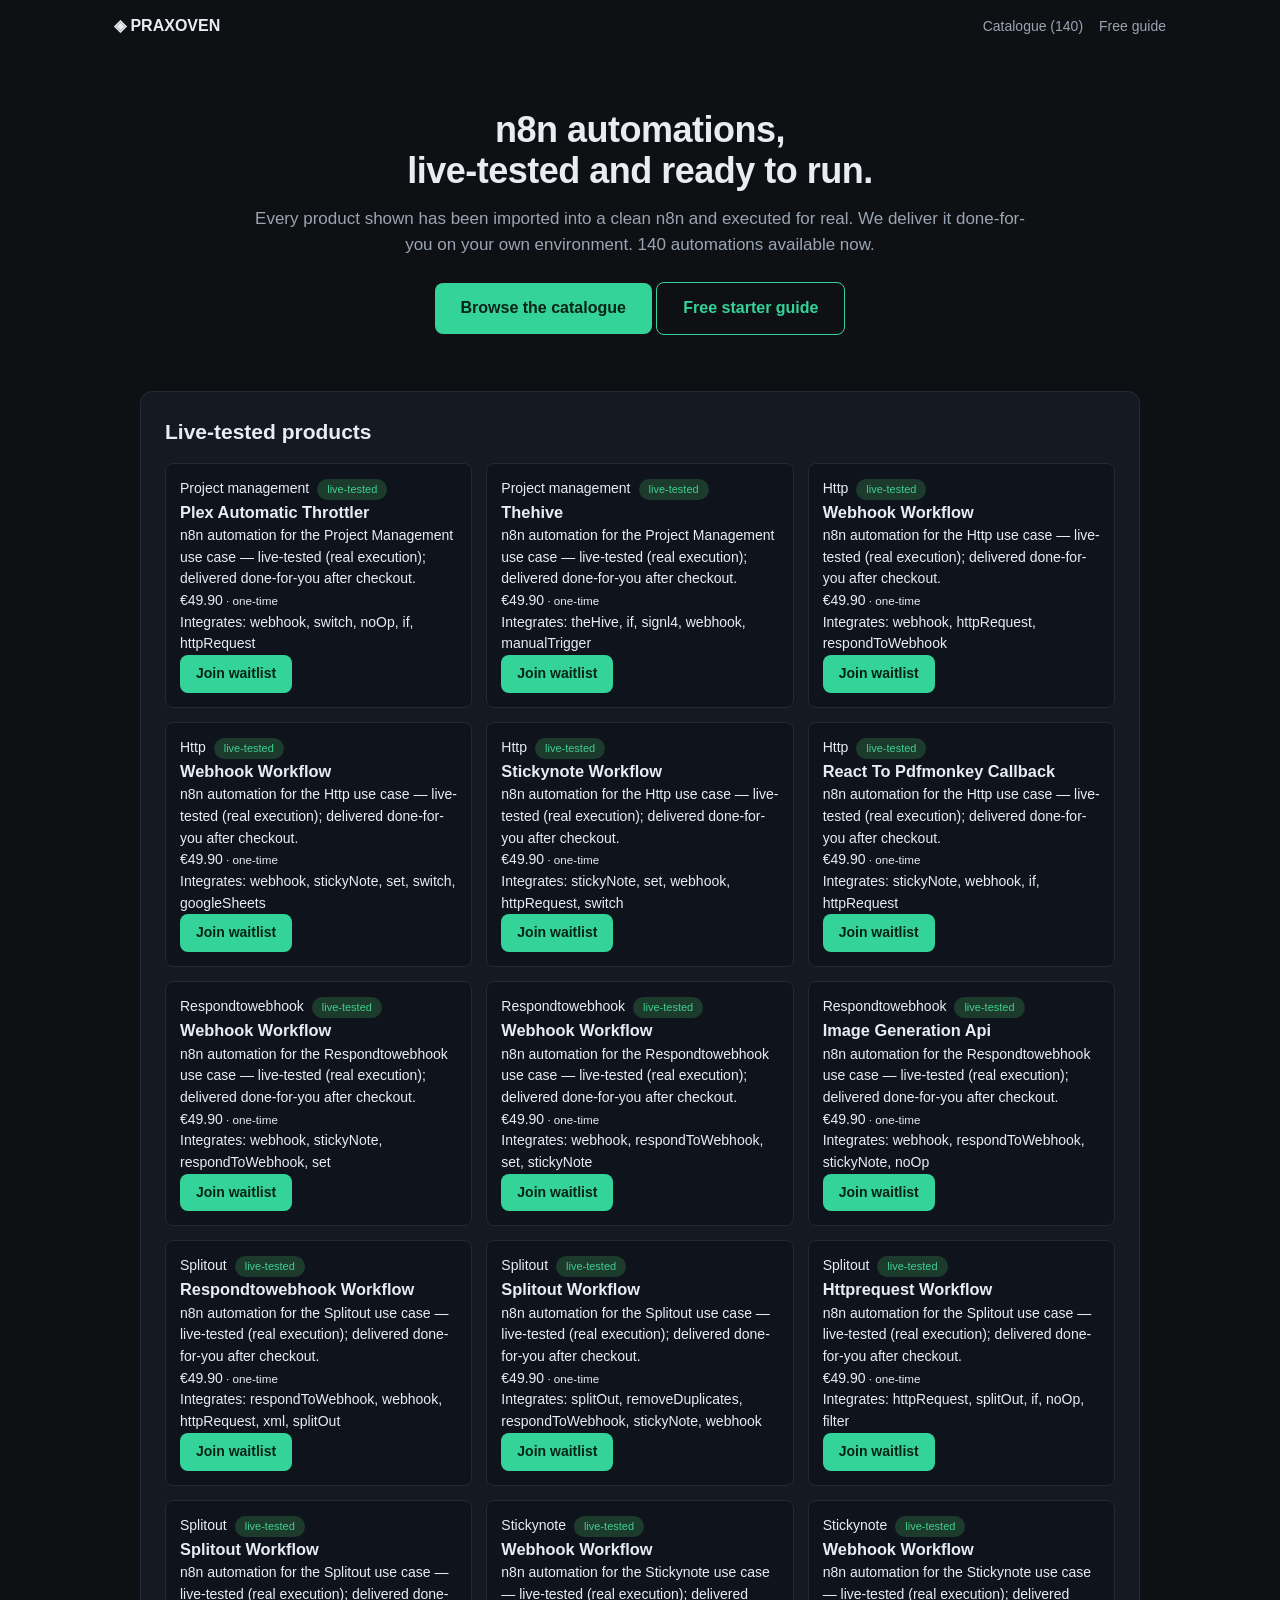
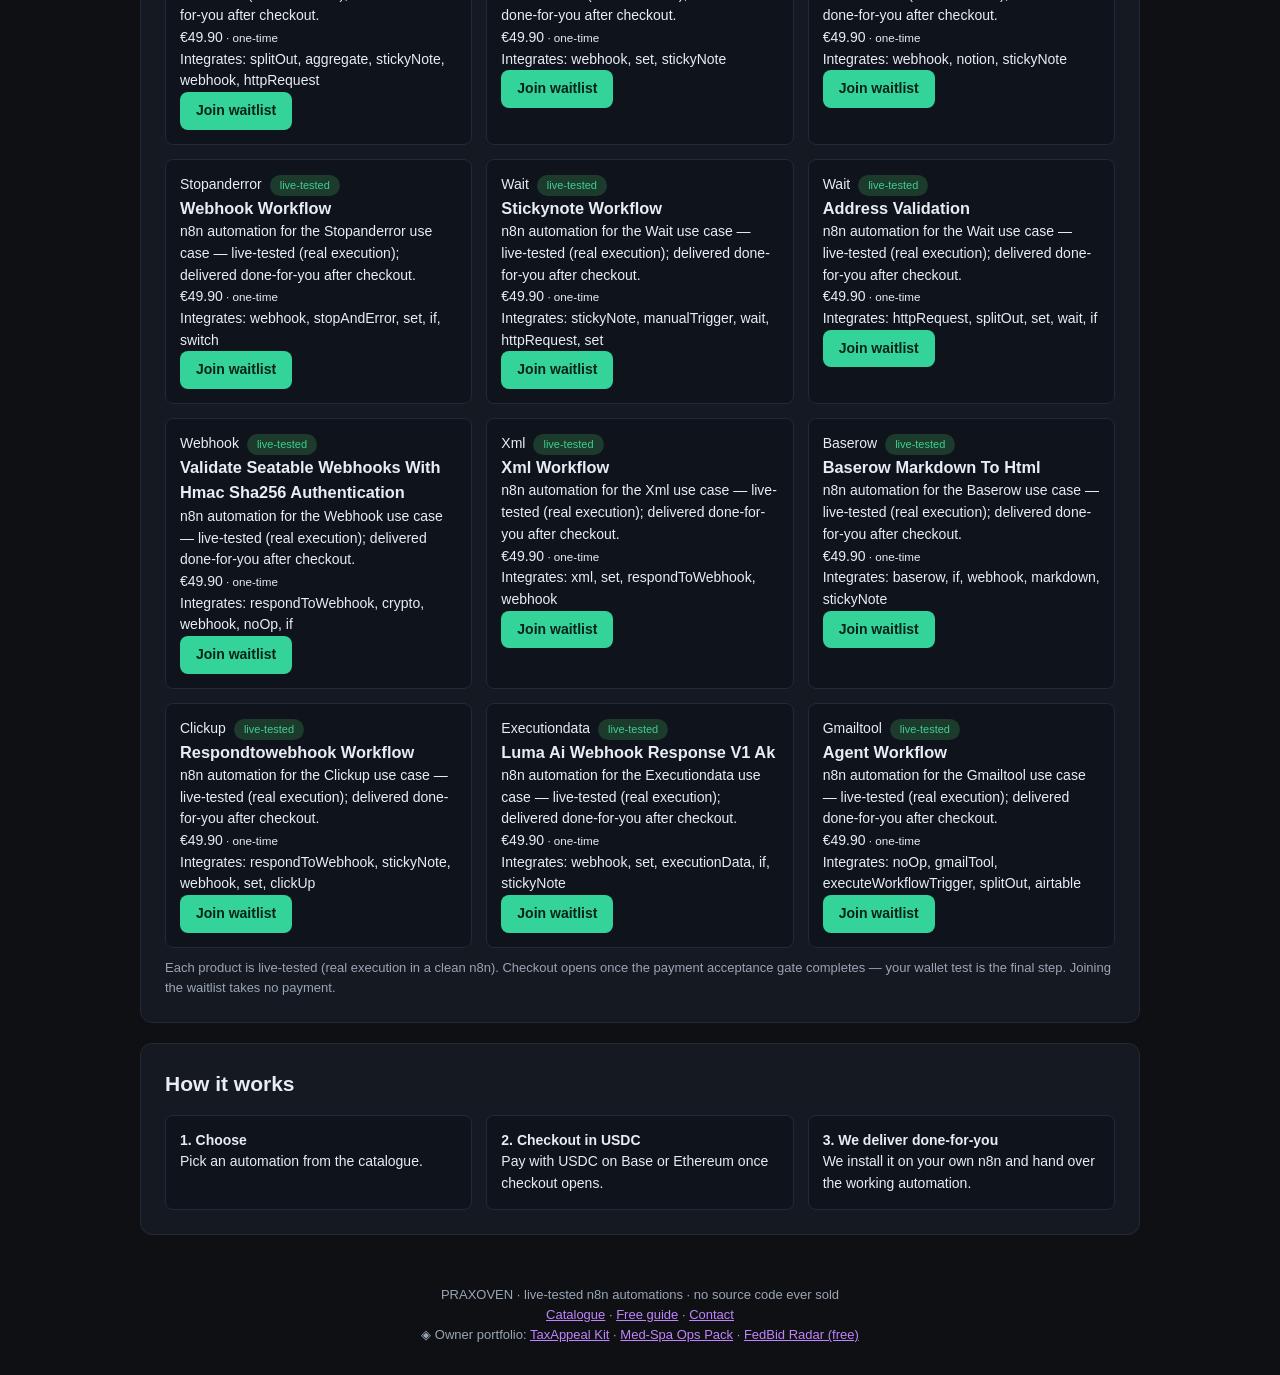
<file: index.html>
<!DOCTYPE html>
<html lang="en"><head><meta charset="utf-8">
<meta name="viewport" content="width=device-width, initial-scale=1.0">
<title>PRAXOVEN — 140 Live-Tested n8n Automations</title>
<meta name="description" content="PRAXOVEN — 140 n8n automations, each live-tested (real execution). Delivered done-for-you on your own n8n. Checkout opens after payment acceptance. No source code is ever sold.">
<meta property="og:title" content="PRAXOVEN — 140 Live-Tested n8n Automations">
<meta property="og:description" content="140 n8n automations, live-tested and delivered done-for-you.">
<meta property="og:type" content="website">
<meta property="og:url" content="https://akakk2211.github.io/praxoven-market/">
<link rel="stylesheet" href="style.css"></head>
<body>
<header class="nav"><span class="brand">◈ PRAXOVEN</span>
<div class="navlinks"><a href="catalogue.html">Catalogue (140)</a><a href="guide.html">Free guide</a></div></header>
<section class="hero"><h1>n8n automations,<br>live-tested and ready to run.</h1>
<p class="sub">Every product shown has been imported into a clean n8n and executed for real. We deliver it done-for-you on your own environment. 140 automations available now.</p>
<div class="hero-cta"><a class="cta" href="catalogue.html">Browse the catalogue</a>&nbsp;<a class="cta" style="background:transparent;border:1px solid var(--brand2);color:var(--brand2)" href="guide.html">Free starter guide</a></div></section>

<section class="panel"><h2>Live-tested products</h2><div class="grid"><div class="card"><div class="k">Project management<span class="badge ok" style="background:#1d3b2d;color:#3ecf8e">live-tested</span></div><h3>Plex Automatic Throttler</h3><p>n8n automation for the Project Management use case — live-tested (real execution); delivered done-for-you after checkout.</p><div class="price">€49.90<small> · one-time</small></div><div class="k">Integrates: webhook, switch, noOp, if, httpRequest</div><a class="cta small" href="checkout.html?product=PROD-C4167F76">Join waitlist</a></div>
<div class="card"><div class="k">Project management<span class="badge ok" style="background:#1d3b2d;color:#3ecf8e">live-tested</span></div><h3>Thehive</h3><p>n8n automation for the Project Management use case — live-tested (real execution); delivered done-for-you after checkout.</p><div class="price">€49.90<small> · one-time</small></div><div class="k">Integrates: theHive, if, signl4, webhook, manualTrigger</div><a class="cta small" href="checkout.html?product=PROD-40C2F9D7">Join waitlist</a></div>
<div class="card"><div class="k">Http<span class="badge ok" style="background:#1d3b2d;color:#3ecf8e">live-tested</span></div><h3>Webhook Workflow</h3><p>n8n automation for the Http use case — live-tested (real execution); delivered done-for-you after checkout.</p><div class="price">€49.90<small> · one-time</small></div><div class="k">Integrates: webhook, httpRequest, respondToWebhook</div><a class="cta small" href="checkout.html?product=PROD-6E7AA76E">Join waitlist</a></div>
<div class="card"><div class="k">Http<span class="badge ok" style="background:#1d3b2d;color:#3ecf8e">live-tested</span></div><h3>Webhook Workflow</h3><p>n8n automation for the Http use case — live-tested (real execution); delivered done-for-you after checkout.</p><div class="price">€49.90<small> · one-time</small></div><div class="k">Integrates: webhook, stickyNote, set, switch, googleSheets</div><a class="cta small" href="checkout.html?product=PROD-FB0C8BDD">Join waitlist</a></div>
<div class="card"><div class="k">Http<span class="badge ok" style="background:#1d3b2d;color:#3ecf8e">live-tested</span></div><h3>Stickynote Workflow</h3><p>n8n automation for the Http use case — live-tested (real execution); delivered done-for-you after checkout.</p><div class="price">€49.90<small> · one-time</small></div><div class="k">Integrates: stickyNote, set, webhook, httpRequest, switch</div><a class="cta small" href="checkout.html?product=PROD-7FFCE02E">Join waitlist</a></div>
<div class="card"><div class="k">Http<span class="badge ok" style="background:#1d3b2d;color:#3ecf8e">live-tested</span></div><h3>React To Pdfmonkey Callback</h3><p>n8n automation for the Http use case — live-tested (real execution); delivered done-for-you after checkout.</p><div class="price">€49.90<small> · one-time</small></div><div class="k">Integrates: stickyNote, webhook, if, httpRequest</div><a class="cta small" href="checkout.html?product=PROD-4FEDFCF9">Join waitlist</a></div>
<div class="card"><div class="k">Respondtowebhook<span class="badge ok" style="background:#1d3b2d;color:#3ecf8e">live-tested</span></div><h3>Webhook Workflow</h3><p>n8n automation for the Respondtowebhook use case — live-tested (real execution); delivered done-for-you after checkout.</p><div class="price">€49.90<small> · one-time</small></div><div class="k">Integrates: webhook, stickyNote, respondToWebhook, set</div><a class="cta small" href="checkout.html?product=PROD-77230F92">Join waitlist</a></div>
<div class="card"><div class="k">Respondtowebhook<span class="badge ok" style="background:#1d3b2d;color:#3ecf8e">live-tested</span></div><h3>Webhook Workflow</h3><p>n8n automation for the Respondtowebhook use case — live-tested (real execution); delivered done-for-you after checkout.</p><div class="price">€49.90<small> · one-time</small></div><div class="k">Integrates: webhook, respondToWebhook, set, stickyNote</div><a class="cta small" href="checkout.html?product=PROD-447B5815">Join waitlist</a></div>
<div class="card"><div class="k">Respondtowebhook<span class="badge ok" style="background:#1d3b2d;color:#3ecf8e">live-tested</span></div><h3>Image Generation Api</h3><p>n8n automation for the Respondtowebhook use case — live-tested (real execution); delivered done-for-you after checkout.</p><div class="price">€49.90<small> · one-time</small></div><div class="k">Integrates: webhook, respondToWebhook, stickyNote, noOp</div><a class="cta small" href="checkout.html?product=PROD-312E85CD">Join waitlist</a></div>
<div class="card"><div class="k">Splitout<span class="badge ok" style="background:#1d3b2d;color:#3ecf8e">live-tested</span></div><h3>Respondtowebhook Workflow</h3><p>n8n automation for the Splitout use case — live-tested (real execution); delivered done-for-you after checkout.</p><div class="price">€49.90<small> · one-time</small></div><div class="k">Integrates: respondToWebhook, webhook, httpRequest, xml, splitOut</div><a class="cta small" href="checkout.html?product=PROD-CF0603F8">Join waitlist</a></div>
<div class="card"><div class="k">Splitout<span class="badge ok" style="background:#1d3b2d;color:#3ecf8e">live-tested</span></div><h3>Splitout Workflow</h3><p>n8n automation for the Splitout use case — live-tested (real execution); delivered done-for-you after checkout.</p><div class="price">€49.90<small> · one-time</small></div><div class="k">Integrates: splitOut, removeDuplicates, respondToWebhook, stickyNote, webhook</div><a class="cta small" href="checkout.html?product=PROD-1E9FA37E">Join waitlist</a></div>
<div class="card"><div class="k">Splitout<span class="badge ok" style="background:#1d3b2d;color:#3ecf8e">live-tested</span></div><h3>Httprequest Workflow</h3><p>n8n automation for the Splitout use case — live-tested (real execution); delivered done-for-you after checkout.</p><div class="price">€49.90<small> · one-time</small></div><div class="k">Integrates: httpRequest, splitOut, if, noOp, filter</div><a class="cta small" href="checkout.html?product=PROD-32D6FDE2">Join waitlist</a></div>
<div class="card"><div class="k">Splitout<span class="badge ok" style="background:#1d3b2d;color:#3ecf8e">live-tested</span></div><h3>Splitout Workflow</h3><p>n8n automation for the Splitout use case — live-tested (real execution); delivered done-for-you after checkout.</p><div class="price">€49.90<small> · one-time</small></div><div class="k">Integrates: splitOut, aggregate, stickyNote, webhook, httpRequest</div><a class="cta small" href="checkout.html?product=PROD-1CEAA771">Join waitlist</a></div>
<div class="card"><div class="k">Stickynote<span class="badge ok" style="background:#1d3b2d;color:#3ecf8e">live-tested</span></div><h3>Webhook Workflow</h3><p>n8n automation for the Stickynote use case — live-tested (real execution); delivered done-for-you after checkout.</p><div class="price">€49.90<small> · one-time</small></div><div class="k">Integrates: webhook, set, stickyNote</div><a class="cta small" href="checkout.html?product=PROD-32F7C90E">Join waitlist</a></div>
<div class="card"><div class="k">Stickynote<span class="badge ok" style="background:#1d3b2d;color:#3ecf8e">live-tested</span></div><h3>Webhook Workflow</h3><p>n8n automation for the Stickynote use case — live-tested (real execution); delivered done-for-you after checkout.</p><div class="price">€49.90<small> · one-time</small></div><div class="k">Integrates: webhook, notion, stickyNote</div><a class="cta small" href="checkout.html?product=PROD-01485504">Join waitlist</a></div>
<div class="card"><div class="k">Stopanderror<span class="badge ok" style="background:#1d3b2d;color:#3ecf8e">live-tested</span></div><h3>Webhook Workflow</h3><p>n8n automation for the Stopanderror use case — live-tested (real execution); delivered done-for-you after checkout.</p><div class="price">€49.90<small> · one-time</small></div><div class="k">Integrates: webhook, stopAndError, set, if, switch</div><a class="cta small" href="checkout.html?product=PROD-F50F8074">Join waitlist</a></div>
<div class="card"><div class="k">Wait<span class="badge ok" style="background:#1d3b2d;color:#3ecf8e">live-tested</span></div><h3>Stickynote Workflow</h3><p>n8n automation for the Wait use case — live-tested (real execution); delivered done-for-you after checkout.</p><div class="price">€49.90<small> · one-time</small></div><div class="k">Integrates: stickyNote, manualTrigger, wait, httpRequest, set</div><a class="cta small" href="checkout.html?product=PROD-5E3099CD">Join waitlist</a></div>
<div class="card"><div class="k">Wait<span class="badge ok" style="background:#1d3b2d;color:#3ecf8e">live-tested</span></div><h3>Address Validation</h3><p>n8n automation for the Wait use case — live-tested (real execution); delivered done-for-you after checkout.</p><div class="price">€49.90<small> · one-time</small></div><div class="k">Integrates: httpRequest, splitOut, set, wait, if</div><a class="cta small" href="checkout.html?product=PROD-81A96803">Join waitlist</a></div>
<div class="card"><div class="k">Webhook<span class="badge ok" style="background:#1d3b2d;color:#3ecf8e">live-tested</span></div><h3>Validate Seatable Webhooks With Hmac Sha256 Authentication</h3><p>n8n automation for the Webhook use case — live-tested (real execution); delivered done-for-you after checkout.</p><div class="price">€49.90<small> · one-time</small></div><div class="k">Integrates: respondToWebhook, crypto, webhook, noOp, if</div><a class="cta small" href="checkout.html?product=PROD-77508626">Join waitlist</a></div>
<div class="card"><div class="k">Xml<span class="badge ok" style="background:#1d3b2d;color:#3ecf8e">live-tested</span></div><h3>Xml Workflow</h3><p>n8n automation for the Xml use case — live-tested (real execution); delivered done-for-you after checkout.</p><div class="price">€49.90<small> · one-time</small></div><div class="k">Integrates: xml, set, respondToWebhook, webhook</div><a class="cta small" href="checkout.html?product=PROD-49FEA75B">Join waitlist</a></div>
<div class="card"><div class="k">Baserow<span class="badge ok" style="background:#1d3b2d;color:#3ecf8e">live-tested</span></div><h3>Baserow Markdown To Html</h3><p>n8n automation for the Baserow use case — live-tested (real execution); delivered done-for-you after checkout.</p><div class="price">€49.90<small> · one-time</small></div><div class="k">Integrates: baserow, if, webhook, markdown, stickyNote</div><a class="cta small" href="checkout.html?product=PROD-623FFFE9">Join waitlist</a></div>
<div class="card"><div class="k">Clickup<span class="badge ok" style="background:#1d3b2d;color:#3ecf8e">live-tested</span></div><h3>Respondtowebhook Workflow</h3><p>n8n automation for the Clickup use case — live-tested (real execution); delivered done-for-you after checkout.</p><div class="price">€49.90<small> · one-time</small></div><div class="k">Integrates: respondToWebhook, stickyNote, webhook, set, clickUp</div><a class="cta small" href="checkout.html?product=PROD-BBDA81CE">Join waitlist</a></div>
<div class="card"><div class="k">Executiondata<span class="badge ok" style="background:#1d3b2d;color:#3ecf8e">live-tested</span></div><h3>Luma Ai   Webhook Response V1   Ak</h3><p>n8n automation for the Executiondata use case — live-tested (real execution); delivered done-for-you after checkout.</p><div class="price">€49.90<small> · one-time</small></div><div class="k">Integrates: webhook, set, executionData, if, stickyNote</div><a class="cta small" href="checkout.html?product=PROD-9532A54B">Join waitlist</a></div>
<div class="card"><div class="k">Gmailtool<span class="badge ok" style="background:#1d3b2d;color:#3ecf8e">live-tested</span></div><h3>Agent Workflow</h3><p>n8n automation for the Gmailtool use case — live-tested (real execution); delivered done-for-you after checkout.</p><div class="price">€49.90<small> · one-time</small></div><div class="k">Integrates: noOp, gmailTool, executeWorkflowTrigger, splitOut, airtable</div><a class="cta small" href="checkout.html?product=PROD-B01472C7">Join waitlist</a></div></div>
<p class="note">Each product is live-tested (real execution in a clean n8n). Checkout opens once the payment acceptance gate completes — your wallet test is the final step. Joining the waitlist takes no payment.</p></section>
<section class="panel"><h2>How it works</h2><div class="grid">
<div><b>1. Choose</b><br>Pick an automation from the catalogue.</div>
<div><b>2. Checkout in USDC</b><br>Pay with USDC on Base or Ethereum once checkout opens.</div>
<div><b>3. We deliver done-for-you</b><br>We install it on your own n8n and hand over the working automation.</div></div></section>
<footer><p class="fine">PRAXOVEN · live-tested n8n automations · no source code ever sold</p>
<p class="fine"><a href="catalogue.html">Catalogue</a> · <a href="guide.html">Free guide</a> · <a href="mailto:info@ilicconsultancy.com">Contact</a></p>
<p class="fine">◈ Owner portfolio: <a href="https://akakk2211.github.io/mintforge-taxappeal-kit/">TaxAppeal Kit</a> · <a href="https://akakk2211.github.io/mintforge-medspa-ops/">Med-Spa Ops Pack</a> · <a href="https://akakk2211.github.io/mintforge-fedbid-radar/">FedBid Radar (free)</a></p></footer>
</body></html>
</file>
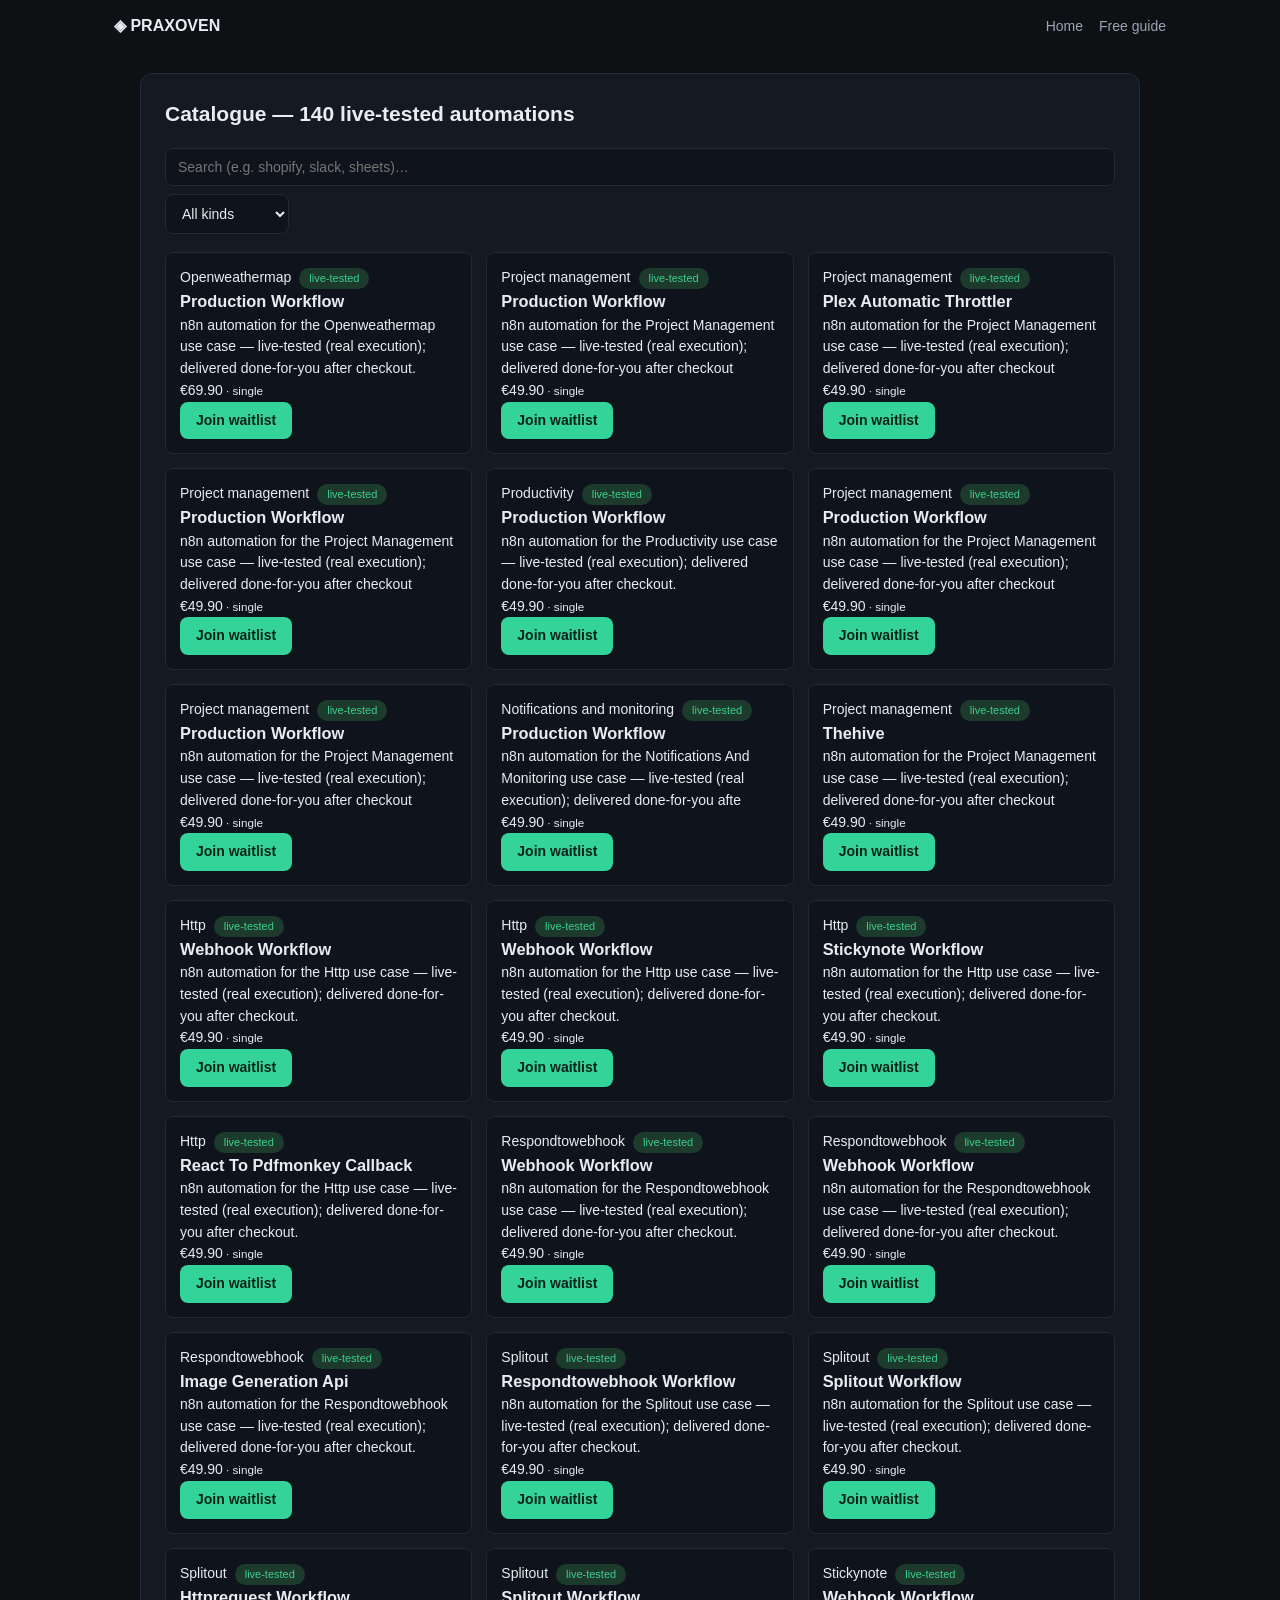
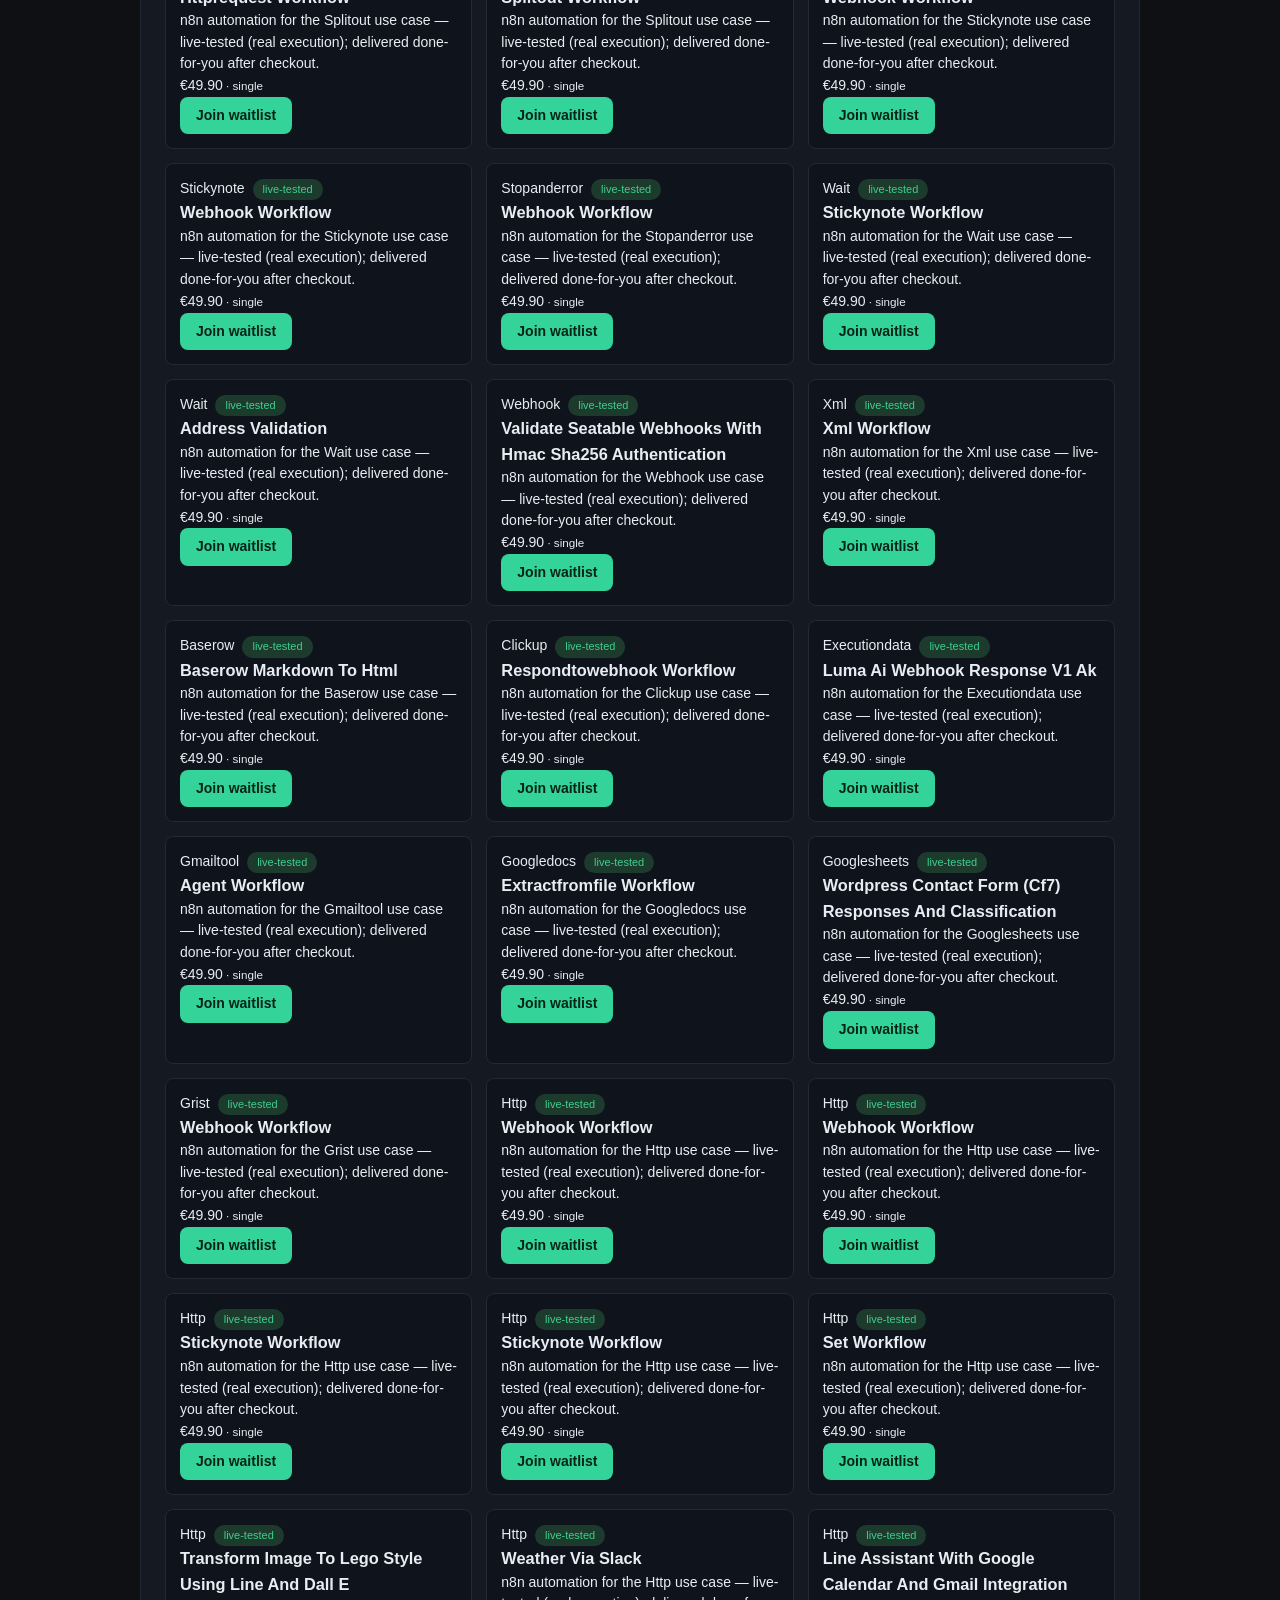
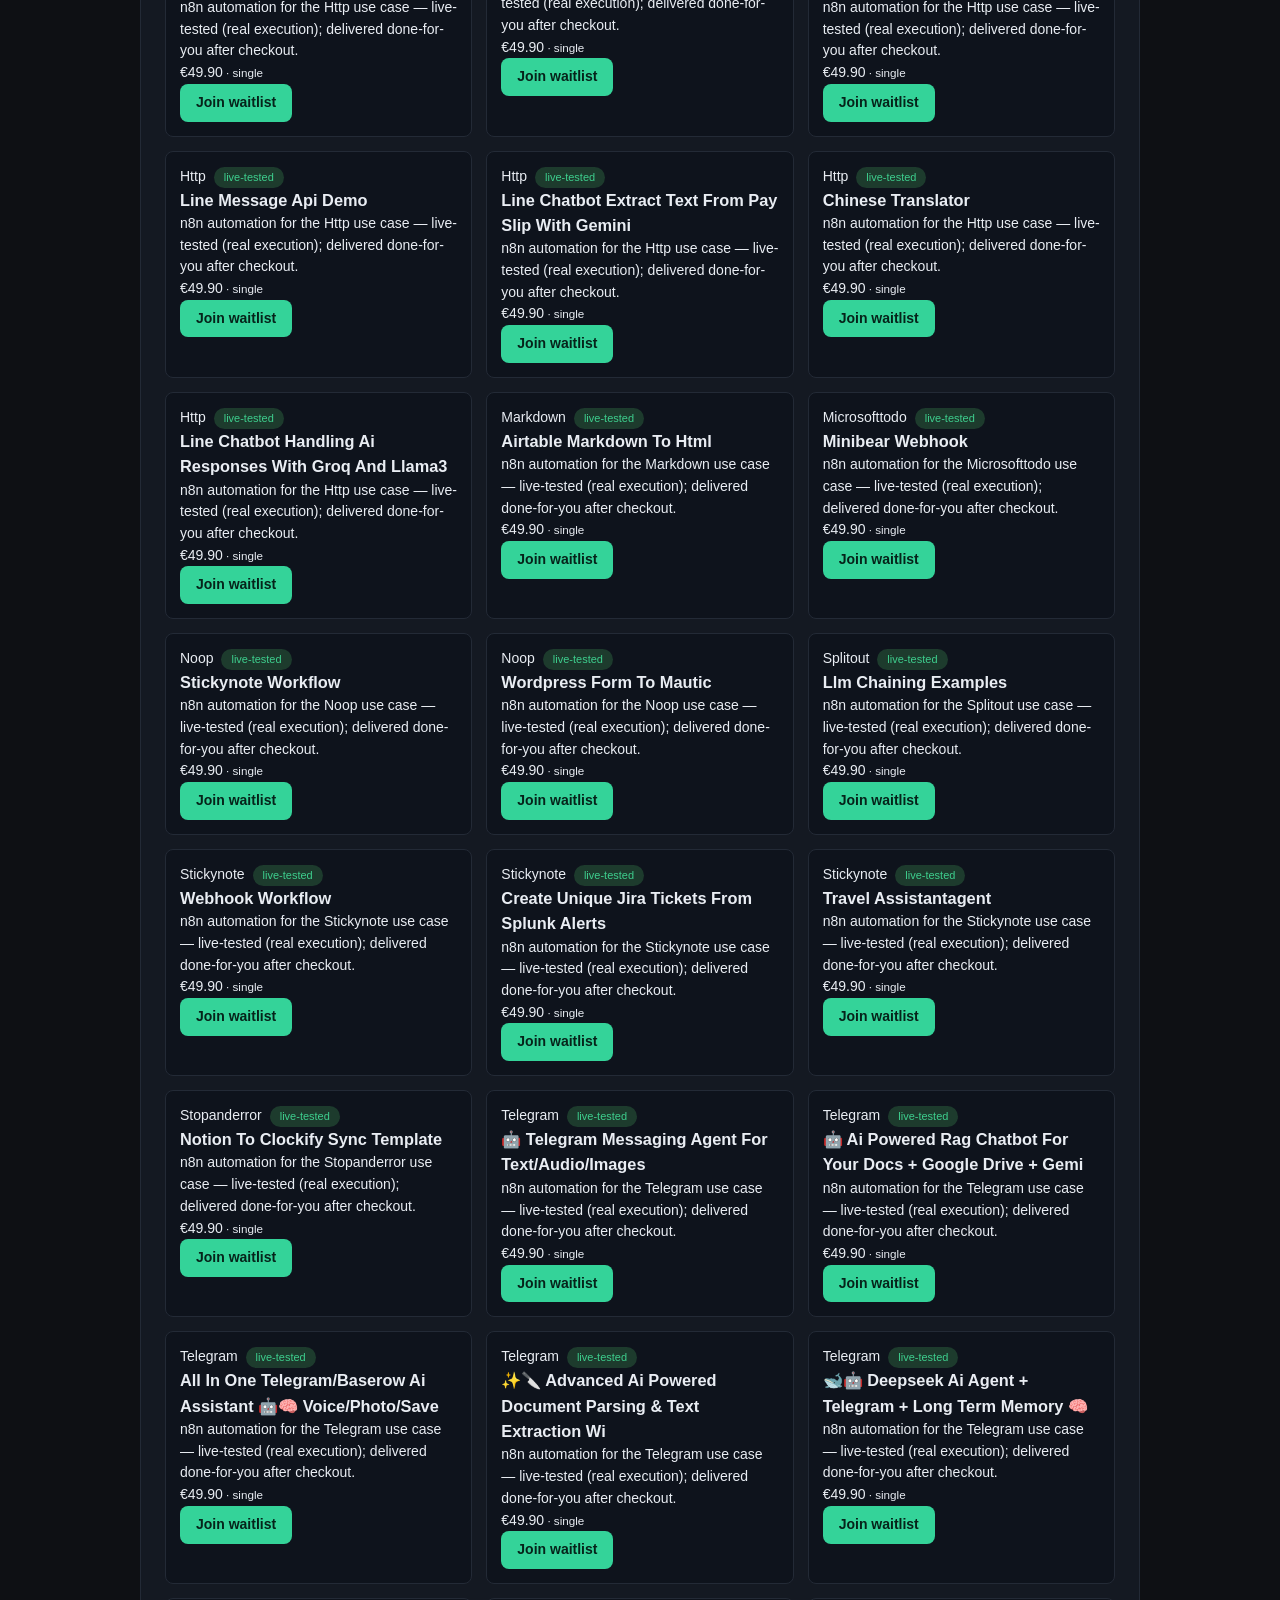
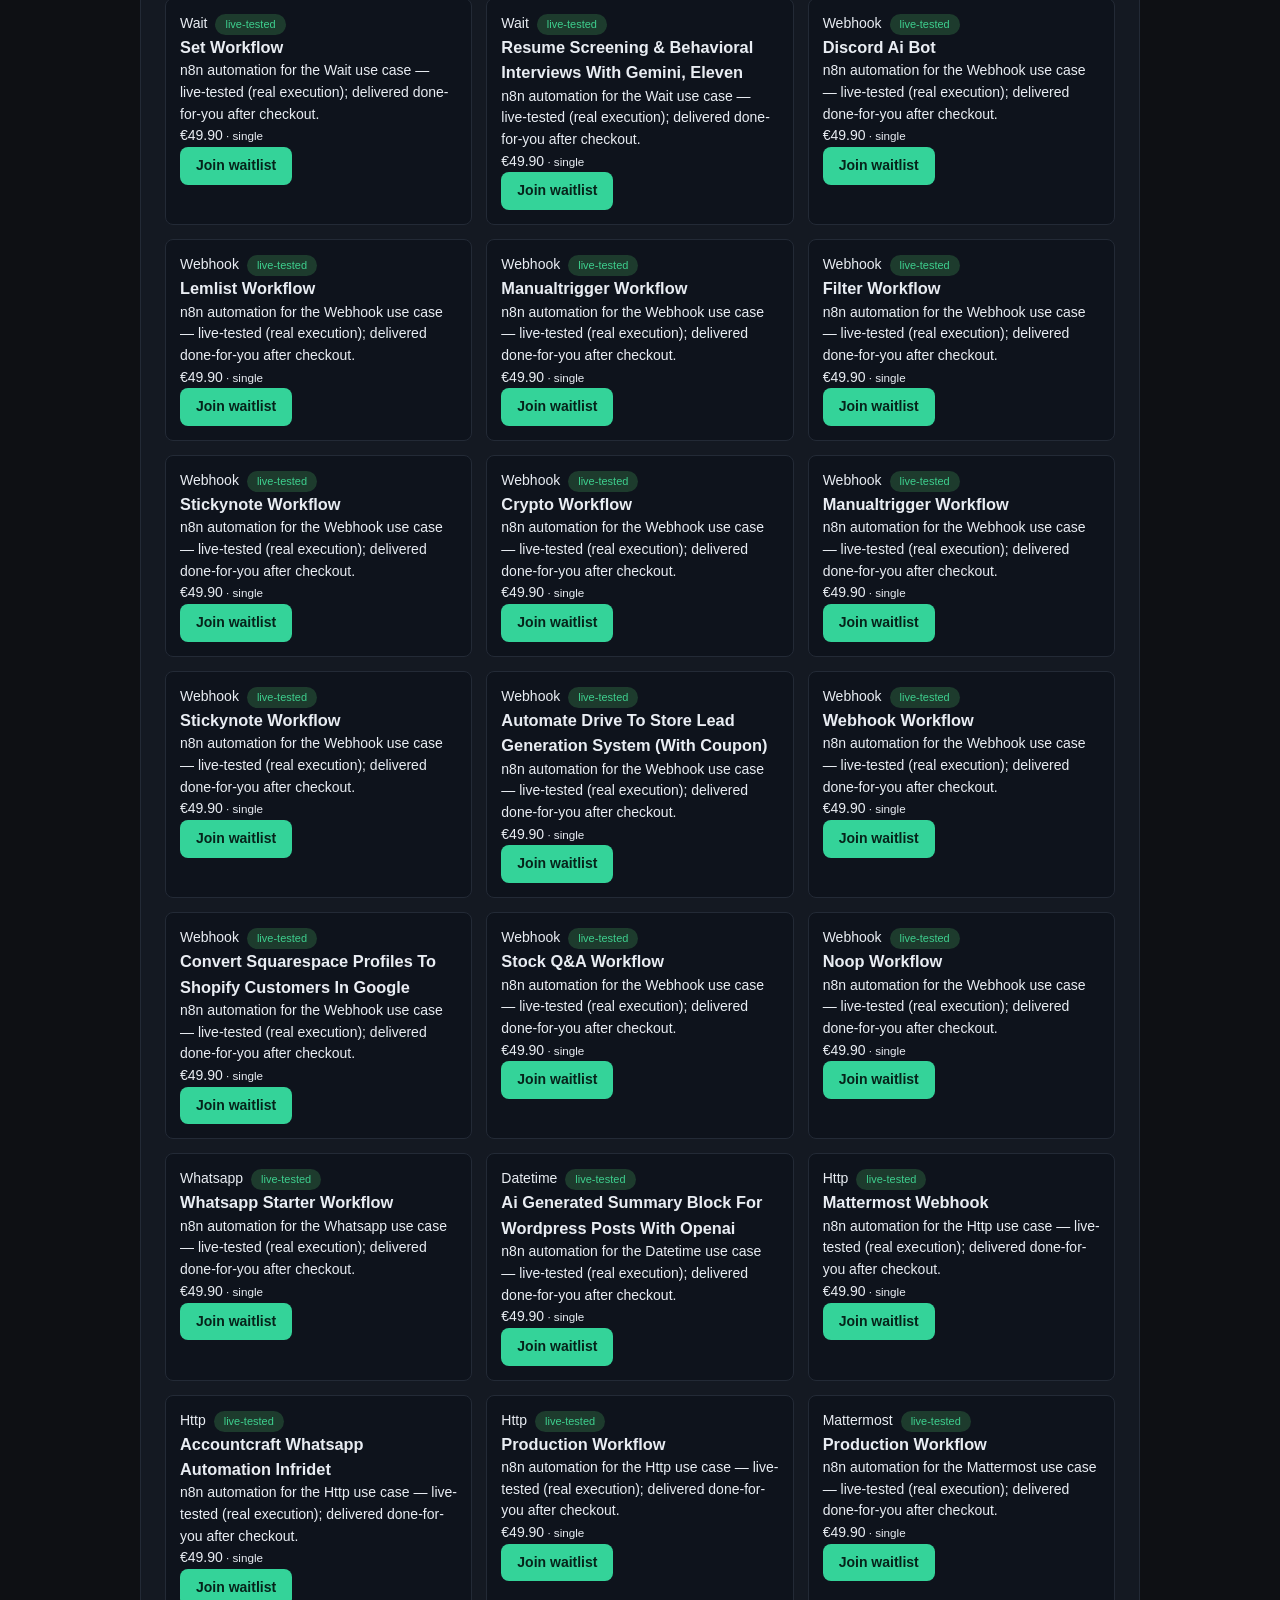
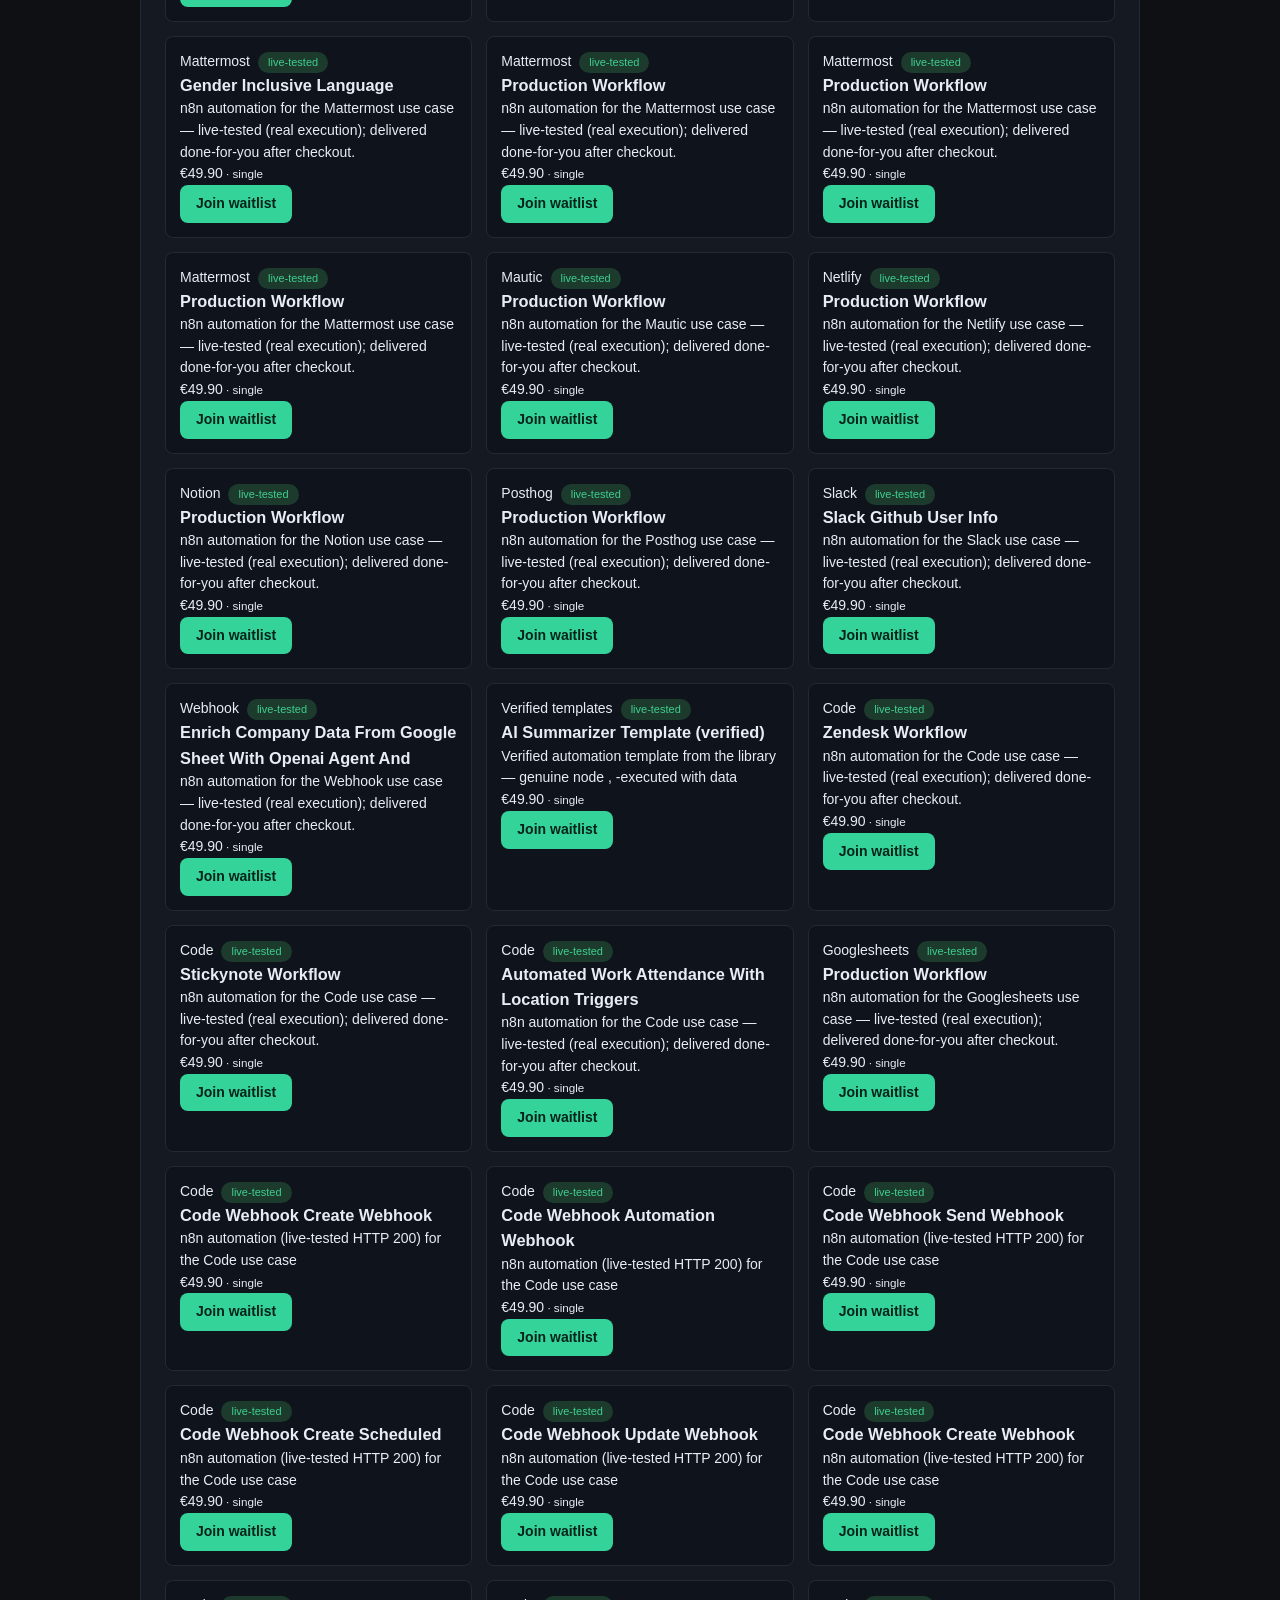
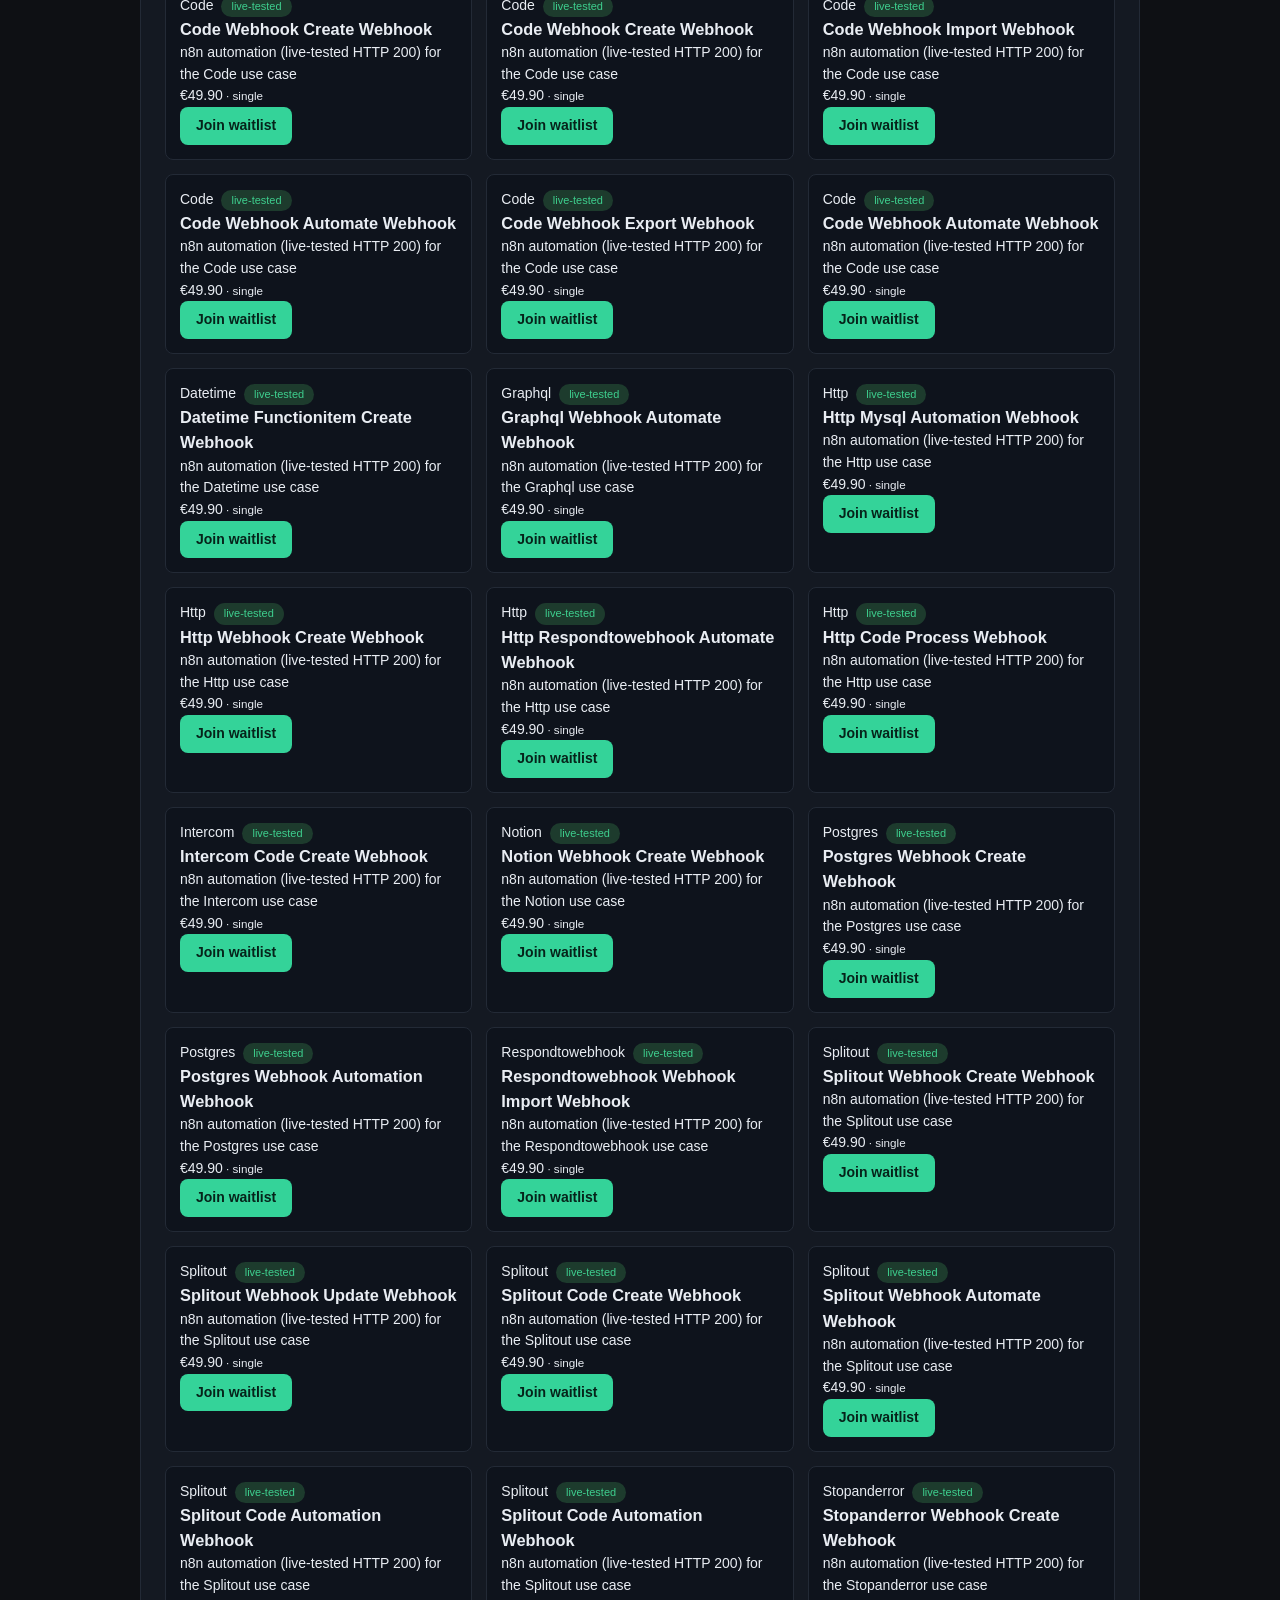
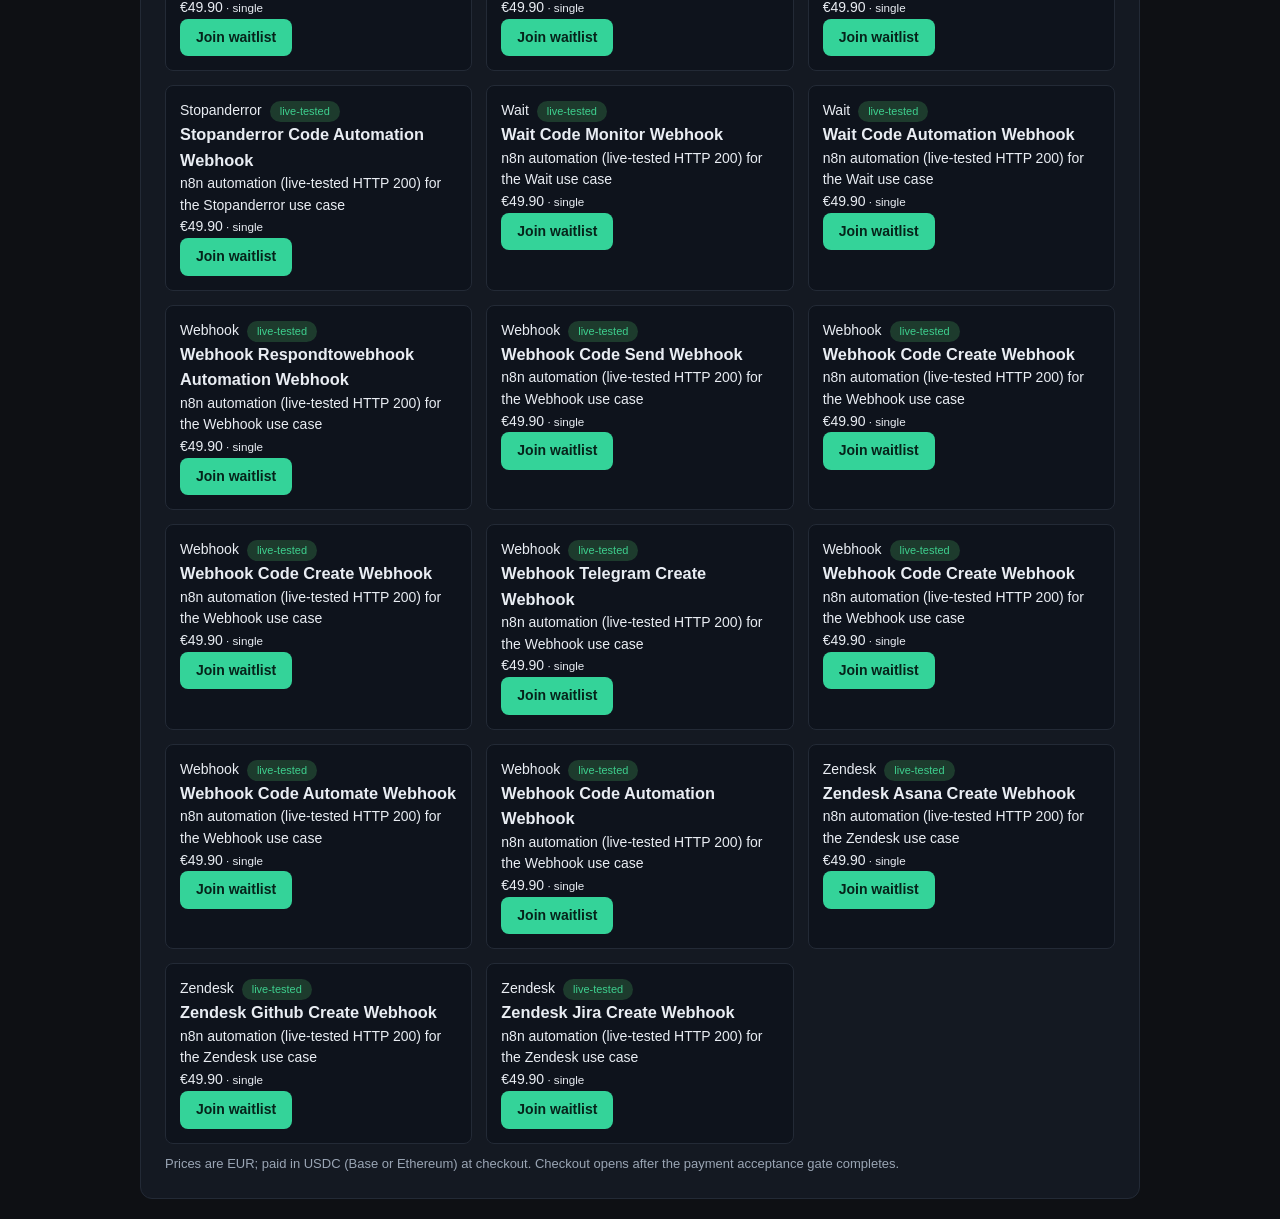
<file: catalogue.html>
<!DOCTYPE html>
<html lang="en"><head><meta charset="utf-8">
<meta name="viewport" content="width=device-width, initial-scale=1.0">
<title>PRAXOVEN — Catalogue (140 live-tested automations)</title>
<meta name="description" content="PRAXOVEN catalogue — 140 live-tested n8n automations, delivered done-for-you.">
<link rel="stylesheet" href="style.css"></head>
<body>
<header class="nav"><span class="brand">◈ PRAXOVEN</span>
<div class="navlinks"><a href="index.html">Home</a><a href="guide.html">Free guide</a></div></header>
<section class="panel">
<h2>Catalogue — 140 live-tested automations</h2>
<input id="q" type="text" placeholder="Search (e.g. shopify, slack, sheets)…" style="width:100%">
<select id="k"><option value="">All kinds</option><option value="single">Workflows</option>
<option value="bundle">Bundles</option><option value="subscription">Subscription</option></select>
<div id="list" class="grid" style="margin-top:14px"></div>
<p class="note">Prices are EUR; paid in USDC (Base or Ethereum) at checkout. Checkout opens after the payment acceptance gate completes.</p></section>
<script>const PRODUCTS = [{"id": "PROD-5D113BC3", "name": "Production Workflow", "price": 69.9, "kind": "single", "category": "Openweathermap", "problem": "n8n automation for the Openweathermap use case \u2014 live-tested (real execution); delivered done-for-you after checkout.", "live_verified": true}, {"id": "PROD-4A9E4B5D", "name": "Production Workflow", "price": 49.9, "kind": "single", "category": "Project management", "problem": "n8n automation for the Project Management use case \u2014 live-tested (real execution); delivered done-for-you after checkout.", "live_verified": true}, {"id": "PROD-C4167F76", "name": "Plex Automatic Throttler", "price": 49.9, "kind": "single", "category": "Project management", "problem": "n8n automation for the Project Management use case \u2014 live-tested (real execution); delivered done-for-you after checkout.", "live_verified": true}, {"id": "PROD-47CC80FF", "name": "Production Workflow", "price": 49.9, "kind": "single", "category": "Project management", "problem": "n8n automation for the Project Management use case \u2014 live-tested (real execution); delivered done-for-you after checkout.", "live_verified": true}, {"id": "PROD-00D5ADA8", "name": "Production Workflow", "price": 49.9, "kind": "single", "category": "Productivity", "problem": "n8n automation for the Productivity use case \u2014 live-tested (real execution); delivered done-for-you after checkout.", "live_verified": true}, {"id": "PROD-ACFB2D59", "name": "Production Workflow", "price": 49.9, "kind": "single", "category": "Project management", "problem": "n8n automation for the Project Management use case \u2014 live-tested (real execution); delivered done-for-you after checkout.", "live_verified": true}, {"id": "PROD-02F341A4", "name": "Production Workflow", "price": 49.9, "kind": "single", "category": "Project management", "problem": "n8n automation for the Project Management use case \u2014 live-tested (real execution); delivered done-for-you after checkout.", "live_verified": true}, {"id": "PROD-09E6E753", "name": "Production Workflow", "price": 49.9, "kind": "single", "category": "Notifications and monitoring", "problem": "n8n automation for the Notifications And Monitoring use case \u2014 live-tested (real execution); delivered done-for-you after checkout.", "live_verified": true}, {"id": "PROD-40C2F9D7", "name": "Thehive", "price": 49.9, "kind": "single", "category": "Project management", "problem": "n8n automation for the Project Management use case \u2014 live-tested (real execution); delivered done-for-you after checkout.", "live_verified": true}, {"id": "PROD-6E7AA76E", "name": "Webhook Workflow", "price": 49.9, "kind": "single", "category": "Http", "problem": "n8n automation for the Http use case \u2014 live-tested (real execution); delivered done-for-you after checkout.", "live_verified": true}, {"id": "PROD-FB0C8BDD", "name": "Webhook Workflow", "price": 49.9, "kind": "single", "category": "Http", "problem": "n8n automation for the Http use case \u2014 live-tested (real execution); delivered done-for-you after checkout.", "live_verified": true}, {"id": "PROD-7FFCE02E", "name": "Stickynote Workflow", "price": 49.9, "kind": "single", "category": "Http", "problem": "n8n automation for the Http use case \u2014 live-tested (real execution); delivered done-for-you after checkout.", "live_verified": true}, {"id": "PROD-4FEDFCF9", "name": "React To Pdfmonkey Callback", "price": 49.9, "kind": "single", "category": "Http", "problem": "n8n automation for the Http use case \u2014 live-tested (real execution); delivered done-for-you after checkout.", "live_verified": true}, {"id": "PROD-77230F92", "name": "Webhook Workflow", "price": 49.9, "kind": "single", "category": "Respondtowebhook", "problem": "n8n automation for the Respondtowebhook use case \u2014 live-tested (real execution); delivered done-for-you after checkout.", "live_verified": true}, {"id": "PROD-447B5815", "name": "Webhook Workflow", "price": 49.9, "kind": "single", "category": "Respondtowebhook", "problem": "n8n automation for the Respondtowebhook use case \u2014 live-tested (real execution); delivered done-for-you after checkout.", "live_verified": true}, {"id": "PROD-312E85CD", "name": "Image Generation Api", "price": 49.9, "kind": "single", "category": "Respondtowebhook", "problem": "n8n automation for the Respondtowebhook use case \u2014 live-tested (real execution); delivered done-for-you after checkout.", "live_verified": true}, {"id": "PROD-CF0603F8", "name": "Respondtowebhook Workflow", "price": 49.9, "kind": "single", "category": "Splitout", "problem": "n8n automation for the Splitout use case \u2014 live-tested (real execution); delivered done-for-you after checkout.", "live_verified": true}, {"id": "PROD-1E9FA37E", "name": "Splitout Workflow", "price": 49.9, "kind": "single", "category": "Splitout", "problem": "n8n automation for the Splitout use case \u2014 live-tested (real execution); delivered done-for-you after checkout.", "live_verified": true}, {"id": "PROD-32D6FDE2", "name": "Httprequest Workflow", "price": 49.9, "kind": "single", "category": "Splitout", "problem": "n8n automation for the Splitout use case \u2014 live-tested (real execution); delivered done-for-you after checkout.", "live_verified": true}, {"id": "PROD-1CEAA771", "name": "Splitout Workflow", "price": 49.9, "kind": "single", "category": "Splitout", "problem": "n8n automation for the Splitout use case \u2014 live-tested (real execution); delivered done-for-you after checkout.", "live_verified": true}, {"id": "PROD-32F7C90E", "name": "Webhook Workflow", "price": 49.9, "kind": "single", "category": "Stickynote", "problem": "n8n automation for the Stickynote use case \u2014 live-tested (real execution); delivered done-for-you after checkout.", "live_verified": true}, {"id": "PROD-01485504", "name": "Webhook Workflow", "price": 49.9, "kind": "single", "category": "Stickynote", "problem": "n8n automation for the Stickynote use case \u2014 live-tested (real execution); delivered done-for-you after checkout.", "live_verified": true}, {"id": "PROD-F50F8074", "name": "Webhook Workflow", "price": 49.9, "kind": "single", "category": "Stopanderror", "problem": "n8n automation for the Stopanderror use case \u2014 live-tested (real execution); delivered done-for-you after checkout.", "live_verified": true}, {"id": "PROD-5E3099CD", "name": "Stickynote Workflow", "price": 49.9, "kind": "single", "category": "Wait", "problem": "n8n automation for the Wait use case \u2014 live-tested (real execution); delivered done-for-you after checkout.", "live_verified": true}, {"id": "PROD-81A96803", "name": "Address Validation", "price": 49.9, "kind": "single", "category": "Wait", "problem": "n8n automation for the Wait use case \u2014 live-tested (real execution); delivered done-for-you after checkout.", "live_verified": true}, {"id": "PROD-77508626", "name": "Validate Seatable Webhooks With Hmac Sha256 Authentication", "price": 49.9, "kind": "single", "category": "Webhook", "problem": "n8n automation for the Webhook use case \u2014 live-tested (real execution); delivered done-for-you after checkout.", "live_verified": true}, {"id": "PROD-49FEA75B", "name": "Xml Workflow", "price": 49.9, "kind": "single", "category": "Xml", "problem": "n8n automation for the Xml use case \u2014 live-tested (real execution); delivered done-for-you after checkout.", "live_verified": true}, {"id": "PROD-623FFFE9", "name": "Baserow Markdown To Html", "price": 49.9, "kind": "single", "category": "Baserow", "problem": "n8n automation for the Baserow use case \u2014 live-tested (real execution); delivered done-for-you after checkout.", "live_verified": true}, {"id": "PROD-BBDA81CE", "name": "Respondtowebhook Workflow", "price": 49.9, "kind": "single", "category": "Clickup", "problem": "n8n automation for the Clickup use case \u2014 live-tested (real execution); delivered done-for-you after checkout.", "live_verified": true}, {"id": "PROD-9532A54B", "name": "Luma Ai   Webhook Response V1   Ak", "price": 49.9, "kind": "single", "category": "Executiondata", "problem": "n8n automation for the Executiondata use case \u2014 live-tested (real execution); delivered done-for-you after checkout.", "live_verified": true}, {"id": "PROD-B01472C7", "name": "Agent Workflow", "price": 49.9, "kind": "single", "category": "Gmailtool", "problem": "n8n automation for the Gmailtool use case \u2014 live-tested (real execution); delivered done-for-you after checkout.", "live_verified": true}, {"id": "PROD-63A132B2", "name": "Extractfromfile Workflow", "price": 49.9, "kind": "single", "category": "Googledocs", "problem": "n8n automation for the Googledocs use case \u2014 live-tested (real execution); delivered done-for-you after checkout.", "live_verified": true}, {"id": "PROD-CED97015", "name": "Wordpress Contact Form (Cf7) Responses And Classification", "price": 49.9, "kind": "single", "category": "Googlesheets", "problem": "n8n automation for the Googlesheets use case \u2014 live-tested (real execution); delivered done-for-you after checkout.", "live_verified": true}, {"id": "PROD-E70243C7", "name": "Webhook Workflow", "price": 49.9, "kind": "single", "category": "Grist", "problem": "n8n automation for the Grist use case \u2014 live-tested (real execution); delivered done-for-you after checkout.", "live_verified": true}, {"id": "PROD-DDF41A8D", "name": "Webhook Workflow", "price": 49.9, "kind": "single", "category": "Http", "problem": "n8n automation for the Http use case \u2014 live-tested (real execution); delivered done-for-you after checkout.", "live_verified": true}, {"id": "PROD-E19C35EF", "name": "Webhook Workflow", "price": 49.9, "kind": "single", "category": "Http", "problem": "n8n automation for the Http use case \u2014 live-tested (real execution); delivered done-for-you after checkout.", "live_verified": true}, {"id": "PROD-D13D860C", "name": "Stickynote Workflow", "price": 49.9, "kind": "single", "category": "Http", "problem": "n8n automation for the Http use case \u2014 live-tested (real execution); delivered done-for-you after checkout.", "live_verified": true}, {"id": "PROD-F77D7D06", "name": "Stickynote Workflow", "price": 49.9, "kind": "single", "category": "Http", "problem": "n8n automation for the Http use case \u2014 live-tested (real execution); delivered done-for-you after checkout.", "live_verified": true}, {"id": "PROD-549F049F", "name": "Set Workflow", "price": 49.9, "kind": "single", "category": "Http", "problem": "n8n automation for the Http use case \u2014 live-tested (real execution); delivered done-for-you after checkout.", "live_verified": true}, {"id": "PROD-355930FB", "name": "Transform Image To Lego Style Using Line And Dall E", "price": 49.9, "kind": "single", "category": "Http", "problem": "n8n automation for the Http use case \u2014 live-tested (real execution); delivered done-for-you after checkout.", "live_verified": true}, {"id": "PROD-22B8C28E", "name": "Weather Via Slack", "price": 49.9, "kind": "single", "category": "Http", "problem": "n8n automation for the Http use case \u2014 live-tested (real execution); delivered done-for-you after checkout.", "live_verified": true}, {"id": "PROD-30B42B5E", "name": "Line Assistant With Google Calendar And Gmail Integration", "price": 49.9, "kind": "single", "category": "Http", "problem": "n8n automation for the Http use case \u2014 live-tested (real execution); delivered done-for-you after checkout.", "live_verified": true}, {"id": "PROD-34398F50", "name": "Line Message Api Demo", "price": 49.9, "kind": "single", "category": "Http", "problem": "n8n automation for the Http use case \u2014 live-tested (real execution); delivered done-for-you after checkout.", "live_verified": true}, {"id": "PROD-BFFAACF9", "name": "Line Chatbot Extract Text From Pay Slip With Gemini", "price": 49.9, "kind": "single", "category": "Http", "problem": "n8n automation for the Http use case \u2014 live-tested (real execution); delivered done-for-you after checkout.", "live_verified": true}, {"id": "PROD-E92225DE", "name": "Chinese Translator", "price": 49.9, "kind": "single", "category": "Http", "problem": "n8n automation for the Http use case \u2014 live-tested (real execution); delivered done-for-you after checkout.", "live_verified": true}, {"id": "PROD-CA2F5C07", "name": "Line Chatbot Handling Ai Responses With Groq And Llama3", "price": 49.9, "kind": "single", "category": "Http", "problem": "n8n automation for the Http use case \u2014 live-tested (real execution); delivered done-for-you after checkout.", "live_verified": true}, {"id": "PROD-64AE782F", "name": "Airtable Markdown To Html", "price": 49.9, "kind": "single", "category": "Markdown", "problem": "n8n automation for the Markdown use case \u2014 live-tested (real execution); delivered done-for-you after checkout.", "live_verified": true}, {"id": "PROD-00BFA072", "name": "Minibear Webhook", "price": 49.9, "kind": "single", "category": "Microsofttodo", "problem": "n8n automation for the Microsofttodo use case \u2014 live-tested (real execution); delivered done-for-you after checkout.", "live_verified": true}, {"id": "PROD-E57DDC46", "name": "Stickynote Workflow", "price": 49.9, "kind": "single", "category": "Noop", "problem": "n8n automation for the Noop use case \u2014 live-tested (real execution); delivered done-for-you after checkout.", "live_verified": true}, {"id": "PROD-740FFCCE", "name": "Wordpress Form To Mautic", "price": 49.9, "kind": "single", "category": "Noop", "problem": "n8n automation for the Noop use case \u2014 live-tested (real execution); delivered done-for-you after checkout.", "live_verified": true}, {"id": "PROD-D37A9742", "name": "Llm Chaining Examples", "price": 49.9, "kind": "single", "category": "Splitout", "problem": "n8n automation for the Splitout use case \u2014 live-tested (real execution); delivered done-for-you after checkout.", "live_verified": true}, {"id": "PROD-4C36E7B5", "name": "Webhook Workflow", "price": 49.9, "kind": "single", "category": "Stickynote", "problem": "n8n automation for the Stickynote use case \u2014 live-tested (real execution); delivered done-for-you after checkout.", "live_verified": true}, {"id": "PROD-AA5C5BAC", "name": "Create Unique Jira Tickets From Splunk Alerts", "price": 49.9, "kind": "single", "category": "Stickynote", "problem": "n8n automation for the Stickynote use case \u2014 live-tested (real execution); delivered done-for-you after checkout.", "live_verified": true}, {"id": "PROD-23FF2423", "name": "Travel Assistantagent", "price": 49.9, "kind": "single", "category": "Stickynote", "problem": "n8n automation for the Stickynote use case \u2014 live-tested (real execution); delivered done-for-you after checkout.", "live_verified": true}, {"id": "PROD-A5E50680", "name": "Notion To Clockify Sync Template", "price": 49.9, "kind": "single", "category": "Stopanderror", "problem": "n8n automation for the Stopanderror use case \u2014 live-tested (real execution); delivered done-for-you after checkout.", "live_verified": true}, {"id": "PROD-10A1D58F", "name": "\ud83e\udd16 Telegram Messaging Agent For Text/Audio/Images", "price": 49.9, "kind": "single", "category": "Telegram", "problem": "n8n automation for the Telegram use case \u2014 live-tested (real execution); delivered done-for-you after checkout.", "live_verified": true}, {"id": "PROD-3EF7CD91", "name": "\ud83e\udd16 Ai Powered Rag Chatbot For Your Docs + Google Drive + Gemi", "price": 49.9, "kind": "single", "category": "Telegram", "problem": "n8n automation for the Telegram use case \u2014 live-tested (real execution); delivered done-for-you after checkout.", "live_verified": true}, {"id": "PROD-C14F2F40", "name": "All In One Telegram/Baserow Ai Assistant \ud83e\udd16\ud83e\udde0 Voice/Photo/Save", "price": 49.9, "kind": "single", "category": "Telegram", "problem": "n8n automation for the Telegram use case \u2014 live-tested (real execution); delivered done-for-you after checkout.", "live_verified": true}, {"id": "PROD-829EB022", "name": "\u2728\ud83d\udd2a Advanced Ai Powered Document Parsing & Text Extraction Wi", "price": 49.9, "kind": "single", "category": "Telegram", "problem": "n8n automation for the Telegram use case \u2014 live-tested (real execution); delivered done-for-you after checkout.", "live_verified": true}, {"id": "PROD-8BE389A7", "name": "\ud83d\udc0b\ud83e\udd16 Deepseek Ai Agent + Telegram + Long Term Memory \ud83e\udde0", "price": 49.9, "kind": "single", "category": "Telegram", "problem": "n8n automation for the Telegram use case \u2014 live-tested (real execution); delivered done-for-you after checkout.", "live_verified": true}, {"id": "PROD-31CACC4D", "name": "Set Workflow", "price": 49.9, "kind": "single", "category": "Wait", "problem": "n8n automation for the Wait use case \u2014 live-tested (real execution); delivered done-for-you after checkout.", "live_verified": true}, {"id": "PROD-931194B2", "name": "Resume Screening & Behavioral Interviews With Gemini, Eleven", "price": 49.9, "kind": "single", "category": "Wait", "problem": "n8n automation for the Wait use case \u2014 live-tested (real execution); delivered done-for-you after checkout.", "live_verified": true}, {"id": "PROD-D1C95E13", "name": "Discord Ai Bot", "price": 49.9, "kind": "single", "category": "Webhook", "problem": "n8n automation for the Webhook use case \u2014 live-tested (real execution); delivered done-for-you after checkout.", "live_verified": true}, {"id": "PROD-2F713FC2", "name": "Lemlist Workflow", "price": 49.9, "kind": "single", "category": "Webhook", "problem": "n8n automation for the Webhook use case \u2014 live-tested (real execution); delivered done-for-you after checkout.", "live_verified": true}, {"id": "PROD-54E574C0", "name": "Manualtrigger Workflow", "price": 49.9, "kind": "single", "category": "Webhook", "problem": "n8n automation for the Webhook use case \u2014 live-tested (real execution); delivered done-for-you after checkout.", "live_verified": true}, {"id": "PROD-275FAAF8", "name": "Filter Workflow", "price": 49.9, "kind": "single", "category": "Webhook", "problem": "n8n automation for the Webhook use case \u2014 live-tested (real execution); delivered done-for-you after checkout.", "live_verified": true}, {"id": "PROD-60BB4F55", "name": "Stickynote Workflow", "price": 49.9, "kind": "single", "category": "Webhook", "problem": "n8n automation for the Webhook use case \u2014 live-tested (real execution); delivered done-for-you after checkout.", "live_verified": true}, {"id": "PROD-47C5162A", "name": "Crypto Workflow", "price": 49.9, "kind": "single", "category": "Webhook", "problem": "n8n automation for the Webhook use case \u2014 live-tested (real execution); delivered done-for-you after checkout.", "live_verified": true}, {"id": "PROD-892A051D", "name": "Manualtrigger Workflow", "price": 49.9, "kind": "single", "category": "Webhook", "problem": "n8n automation for the Webhook use case \u2014 live-tested (real execution); delivered done-for-you after checkout.", "live_verified": true}, {"id": "PROD-C55710CD", "name": "Stickynote Workflow", "price": 49.9, "kind": "single", "category": "Webhook", "problem": "n8n automation for the Webhook use case \u2014 live-tested (real execution); delivered done-for-you after checkout.", "live_verified": true}, {"id": "PROD-2A118875", "name": "Automate Drive To Store Lead Generation System (With Coupon)", "price": 49.9, "kind": "single", "category": "Webhook", "problem": "n8n automation for the Webhook use case \u2014 live-tested (real execution); delivered done-for-you after checkout.", "live_verified": true}, {"id": "PROD-EB997A1F", "name": "Webhook Workflow", "price": 49.9, "kind": "single", "category": "Webhook", "problem": "n8n automation for the Webhook use case \u2014 live-tested (real execution); delivered done-for-you after checkout.", "live_verified": true}, {"id": "PROD-C875382E", "name": "Convert Squarespace Profiles To Shopify Customers In Google ", "price": 49.9, "kind": "single", "category": "Webhook", "problem": "n8n automation for the Webhook use case \u2014 live-tested (real execution); delivered done-for-you after checkout.", "live_verified": true}, {"id": "PROD-B7097F03", "name": "Stock Q&A Workflow", "price": 49.9, "kind": "single", "category": "Webhook", "problem": "n8n automation for the Webhook use case \u2014 live-tested (real execution); delivered done-for-you after checkout.", "live_verified": true}, {"id": "PROD-C469CBD9", "name": "Noop Workflow", "price": 49.9, "kind": "single", "category": "Webhook", "problem": "n8n automation for the Webhook use case \u2014 live-tested (real execution); delivered done-for-you after checkout.", "live_verified": true}, {"id": "PROD-DED1F0B0", "name": "Whatsapp Starter Workflow", "price": 49.9, "kind": "single", "category": "Whatsapp", "problem": "n8n automation for the Whatsapp use case \u2014 live-tested (real execution); delivered done-for-you after checkout.", "live_verified": true}, {"id": "PROD-794E13B5", "name": "Ai Generated Summary Block For Wordpress Posts   With Openai", "price": 49.9, "kind": "single", "category": "Datetime", "problem": "n8n automation for the Datetime use case \u2014 live-tested (real execution); delivered done-for-you after checkout.", "live_verified": true}, {"id": "PROD-884388F1", "name": "Mattermost Webhook", "price": 49.9, "kind": "single", "category": "Http", "problem": "n8n automation for the Http use case \u2014 live-tested (real execution); delivered done-for-you after checkout.", "live_verified": true}, {"id": "PROD-26508932", "name": "Accountcraft Whatsapp Automation   Infridet", "price": 49.9, "kind": "single", "category": "Http", "problem": "n8n automation for the Http use case \u2014 live-tested (real execution); delivered done-for-you after checkout.", "live_verified": true}, {"id": "PROD-61358AD3", "name": "Production Workflow", "price": 49.9, "kind": "single", "category": "Http", "problem": "n8n automation for the Http use case \u2014 live-tested (real execution); delivered done-for-you after checkout.", "live_verified": true}, {"id": "PROD-8F009023", "name": "Production Workflow", "price": 49.9, "kind": "single", "category": "Mattermost", "problem": "n8n automation for the Mattermost use case \u2014 live-tested (real execution); delivered done-for-you after checkout.", "live_verified": true}, {"id": "PROD-C239FE76", "name": "Gender Inclusive Language", "price": 49.9, "kind": "single", "category": "Mattermost", "problem": "n8n automation for the Mattermost use case \u2014 live-tested (real execution); delivered done-for-you after checkout.", "live_verified": true}, {"id": "PROD-EB625DD8", "name": "Production Workflow", "price": 49.9, "kind": "single", "category": "Mattermost", "problem": "n8n automation for the Mattermost use case \u2014 live-tested (real execution); delivered done-for-you after checkout.", "live_verified": true}, {"id": "PROD-72845DF5", "name": "Production Workflow", "price": 49.9, "kind": "single", "category": "Mattermost", "problem": "n8n automation for the Mattermost use case \u2014 live-tested (real execution); delivered done-for-you after checkout.", "live_verified": true}, {"id": "PROD-CF5E5355", "name": "Production Workflow", "price": 49.9, "kind": "single", "category": "Mattermost", "problem": "n8n automation for the Mattermost use case \u2014 live-tested (real execution); delivered done-for-you after checkout.", "live_verified": true}, {"id": "PROD-B9E97F83", "name": "Production Workflow", "price": 49.9, "kind": "single", "category": "Mautic", "problem": "n8n automation for the Mautic use case \u2014 live-tested (real execution); delivered done-for-you after checkout.", "live_verified": true}, {"id": "PROD-543C4FDD", "name": "Production Workflow", "price": 49.9, "kind": "single", "category": "Netlify", "problem": "n8n automation for the Netlify use case \u2014 live-tested (real execution); delivered done-for-you after checkout.", "live_verified": true}, {"id": "PROD-1EE149D3", "name": "Production Workflow", "price": 49.9, "kind": "single", "category": "Notion", "problem": "n8n automation for the Notion use case \u2014 live-tested (real execution); delivered done-for-you after checkout.", "live_verified": true}, {"id": "PROD-E54C094E", "name": "Production Workflow", "price": 49.9, "kind": "single", "category": "Posthog", "problem": "n8n automation for the Posthog use case \u2014 live-tested (real execution); delivered done-for-you after checkout.", "live_verified": true}, {"id": "PROD-1B040F8A", "name": "Slack Github User Info", "price": 49.9, "kind": "single", "category": "Slack", "problem": "n8n automation for the Slack use case \u2014 live-tested (real execution); delivered done-for-you after checkout.", "live_verified": true}, {"id": "PROD-BC952F72", "name": "Enrich Company Data From Google Sheet With Openai Agent And ", "price": 49.9, "kind": "single", "category": "Webhook", "problem": "n8n automation for the Webhook use case \u2014 live-tested (real execution); delivered done-for-you after checkout.", "live_verified": true}, {"id": "PROD-D2E60AAE", "name": "AI Summarizer Template (verified)", "price": 49.9, "kind": "single", "category": "Verified templates", "problem": "Verified automation template from the library \u2014 genuine node , -executed with data", "live_verified": true}, {"id": "PROD-AA004199", "name": "Zendesk Workflow", "price": 49.9, "kind": "single", "category": "Code", "problem": "n8n automation for the Code use case \u2014 live-tested (real execution); delivered done-for-you after checkout.", "live_verified": true}, {"id": "PROD-4A576EA6", "name": "Stickynote Workflow", "price": 49.9, "kind": "single", "category": "Code", "problem": "n8n automation for the Code use case \u2014 live-tested (real execution); delivered done-for-you after checkout.", "live_verified": true}, {"id": "PROD-7E8CE46F", "name": "Automated Work Attendance With Location Triggers", "price": 49.9, "kind": "single", "category": "Code", "problem": "n8n automation for the Code use case \u2014 live-tested (real execution); delivered done-for-you after checkout.", "live_verified": true}, {"id": "PROD-C43FB482", "name": "Production Workflow", "price": 49.9, "kind": "single", "category": "Googlesheets", "problem": "n8n automation for the Googlesheets use case \u2014 live-tested (real execution); delivered done-for-you after checkout.", "live_verified": true}, {"id": "PROD-ABFC6A62", "name": "Code Webhook Create Webhook", "price": 49.9, "kind": "single", "category": "Code", "problem": "n8n automation (live-tested HTTP 200) for the Code use case", "live_verified": true}, {"id": "PROD-D79E1DE6", "name": "Code Webhook Automation Webhook", "price": 49.9, "kind": "single", "category": "Code", "problem": "n8n automation (live-tested HTTP 200) for the Code use case", "live_verified": true}, {"id": "PROD-49B706F3", "name": "Code Webhook Send Webhook", "price": 49.9, "kind": "single", "category": "Code", "problem": "n8n automation (live-tested HTTP 200) for the Code use case", "live_verified": true}, {"id": "PROD-D9EC4450", "name": "Code Webhook Create Scheduled", "price": 49.9, "kind": "single", "category": "Code", "problem": "n8n automation (live-tested HTTP 200) for the Code use case", "live_verified": true}, {"id": "PROD-06B192E4", "name": "Code Webhook Update Webhook", "price": 49.9, "kind": "single", "category": "Code", "problem": "n8n automation (live-tested HTTP 200) for the Code use case", "live_verified": true}, {"id": "PROD-F3A5D1D2", "name": "Code Webhook Create Webhook", "price": 49.9, "kind": "single", "category": "Code", "problem": "n8n automation (live-tested HTTP 200) for the Code use case", "live_verified": true}, {"id": "PROD-91BB08B3", "name": "Code Webhook Create Webhook", "price": 49.9, "kind": "single", "category": "Code", "problem": "n8n automation (live-tested HTTP 200) for the Code use case", "live_verified": true}, {"id": "PROD-B86DADA8", "name": "Code Webhook Create Webhook", "price": 49.9, "kind": "single", "category": "Code", "problem": "n8n automation (live-tested HTTP 200) for the Code use case", "live_verified": true}, {"id": "PROD-9A4BCFE4", "name": "Code Webhook Import Webhook", "price": 49.9, "kind": "single", "category": "Code", "problem": "n8n automation (live-tested HTTP 200) for the Code use case", "live_verified": true}, {"id": "PROD-983F83AC", "name": "Code Webhook Automate Webhook", "price": 49.9, "kind": "single", "category": "Code", "problem": "n8n automation (live-tested HTTP 200) for the Code use case", "live_verified": true}, {"id": "PROD-07E649AD", "name": "Code Webhook Export Webhook", "price": 49.9, "kind": "single", "category": "Code", "problem": "n8n automation (live-tested HTTP 200) for the Code use case", "live_verified": true}, {"id": "PROD-BEC68847", "name": "Code Webhook Automate Webhook", "price": 49.9, "kind": "single", "category": "Code", "problem": "n8n automation (live-tested HTTP 200) for the Code use case", "live_verified": true}, {"id": "PROD-4937D0C6", "name": "Datetime Functionitem Create Webhook", "price": 49.9, "kind": "single", "category": "Datetime", "problem": "n8n automation (live-tested HTTP 200) for the Datetime use case", "live_verified": true}, {"id": "PROD-EA8695A1", "name": "Graphql Webhook Automate Webhook", "price": 49.9, "kind": "single", "category": "Graphql", "problem": "n8n automation (live-tested HTTP 200) for the Graphql use case", "live_verified": true}, {"id": "PROD-FF7C5E53", "name": "Http Mysql Automation Webhook", "price": 49.9, "kind": "single", "category": "Http", "problem": "n8n automation (live-tested HTTP 200) for the Http use case", "live_verified": true}, {"id": "PROD-24B86D12", "name": "Http Webhook Create Webhook", "price": 49.9, "kind": "single", "category": "Http", "problem": "n8n automation (live-tested HTTP 200) for the Http use case", "live_verified": true}, {"id": "PROD-3CB2237D", "name": "Http Respondtowebhook Automate Webhook", "price": 49.9, "kind": "single", "category": "Http", "problem": "n8n automation (live-tested HTTP 200) for the Http use case", "live_verified": true}, {"id": "PROD-76074D3B", "name": "Http Code Process Webhook", "price": 49.9, "kind": "single", "category": "Http", "problem": "n8n automation (live-tested HTTP 200) for the Http use case", "live_verified": true}, {"id": "PROD-11FA55E3", "name": "Intercom Code Create Webhook", "price": 49.9, "kind": "single", "category": "Intercom", "problem": "n8n automation (live-tested HTTP 200) for the Intercom use case", "live_verified": true}, {"id": "PROD-ECAFF22E", "name": "Notion Webhook Create Webhook", "price": 49.9, "kind": "single", "category": "Notion", "problem": "n8n automation (live-tested HTTP 200) for the Notion use case", "live_verified": true}, {"id": "PROD-C2D42937", "name": "Postgres Webhook Create Webhook", "price": 49.9, "kind": "single", "category": "Postgres", "problem": "n8n automation (live-tested HTTP 200) for the Postgres use case", "live_verified": true}, {"id": "PROD-92BD3CAB", "name": "Postgres Webhook Automation Webhook", "price": 49.9, "kind": "single", "category": "Postgres", "problem": "n8n automation (live-tested HTTP 200) for the Postgres use case", "live_verified": true}, {"id": "PROD-032D1833", "name": "Respondtowebhook Webhook Import Webhook", "price": 49.9, "kind": "single", "category": "Respondtowebhook", "problem": "n8n automation (live-tested HTTP 200) for the Respondtowebhook use case", "live_verified": true}, {"id": "PROD-16FB2D5A", "name": "Splitout Webhook Create Webhook", "price": 49.9, "kind": "single", "category": "Splitout", "problem": "n8n automation (live-tested HTTP 200) for the Splitout use case", "live_verified": true}, {"id": "PROD-2C75530F", "name": "Splitout Webhook Update Webhook", "price": 49.9, "kind": "single", "category": "Splitout", "problem": "n8n automation (live-tested HTTP 200) for the Splitout use case", "live_verified": true}, {"id": "PROD-AB5C9C48", "name": "Splitout Code Create Webhook", "price": 49.9, "kind": "single", "category": "Splitout", "problem": "n8n automation (live-tested HTTP 200) for the Splitout use case", "live_verified": true}, {"id": "PROD-96611124", "name": "Splitout Webhook Automate Webhook", "price": 49.9, "kind": "single", "category": "Splitout", "problem": "n8n automation (live-tested HTTP 200) for the Splitout use case", "live_verified": true}, {"id": "PROD-38B3C437", "name": "Splitout Code Automation Webhook", "price": 49.9, "kind": "single", "category": "Splitout", "problem": "n8n automation (live-tested HTTP 200) for the Splitout use case", "live_verified": true}, {"id": "PROD-3E75FDCF", "name": "Splitout Code Automation Webhook", "price": 49.9, "kind": "single", "category": "Splitout", "problem": "n8n automation (live-tested HTTP 200) for the Splitout use case", "live_verified": true}, {"id": "PROD-9D9AAB11", "name": "Stopanderror Webhook Create Webhook", "price": 49.9, "kind": "single", "category": "Stopanderror", "problem": "n8n automation (live-tested HTTP 200) for the Stopanderror use case", "live_verified": true}, {"id": "PROD-2F0201AD", "name": "Stopanderror Code Automation Webhook", "price": 49.9, "kind": "single", "category": "Stopanderror", "problem": "n8n automation (live-tested HTTP 200) for the Stopanderror use case", "live_verified": true}, {"id": "PROD-62FA0308", "name": "Wait Code Monitor Webhook", "price": 49.9, "kind": "single", "category": "Wait", "problem": "n8n automation (live-tested HTTP 200) for the Wait use case", "live_verified": true}, {"id": "PROD-56ACF74D", "name": "Wait Code Automation Webhook", "price": 49.9, "kind": "single", "category": "Wait", "problem": "n8n automation (live-tested HTTP 200) for the Wait use case", "live_verified": true}, {"id": "PROD-FE6AF472", "name": "Webhook Respondtowebhook Automation Webhook", "price": 49.9, "kind": "single", "category": "Webhook", "problem": "n8n automation (live-tested HTTP 200) for the Webhook use case", "live_verified": true}, {"id": "PROD-91950113", "name": "Webhook Code Send Webhook", "price": 49.9, "kind": "single", "category": "Webhook", "problem": "n8n automation (live-tested HTTP 200) for the Webhook use case", "live_verified": true}, {"id": "PROD-193A4943", "name": "Webhook Code Create Webhook", "price": 49.9, "kind": "single", "category": "Webhook", "problem": "n8n automation (live-tested HTTP 200) for the Webhook use case", "live_verified": true}, {"id": "PROD-6AB8EA37", "name": "Webhook Code Create Webhook", "price": 49.9, "kind": "single", "category": "Webhook", "problem": "n8n automation (live-tested HTTP 200) for the Webhook use case", "live_verified": true}, {"id": "PROD-7E1531AC", "name": "Webhook Telegram Create Webhook", "price": 49.9, "kind": "single", "category": "Webhook", "problem": "n8n automation (live-tested HTTP 200) for the Webhook use case", "live_verified": true}, {"id": "PROD-ED52F203", "name": "Webhook Code Create Webhook", "price": 49.9, "kind": "single", "category": "Webhook", "problem": "n8n automation (live-tested HTTP 200) for the Webhook use case", "live_verified": true}, {"id": "PROD-11A8CE4B", "name": "Webhook Code Automate Webhook", "price": 49.9, "kind": "single", "category": "Webhook", "problem": "n8n automation (live-tested HTTP 200) for the Webhook use case", "live_verified": true}, {"id": "PROD-D5EC62E6", "name": "Webhook Code Automation Webhook", "price": 49.9, "kind": "single", "category": "Webhook", "problem": "n8n automation (live-tested HTTP 200) for the Webhook use case", "live_verified": true}, {"id": "PROD-9781652E", "name": "Zendesk Asana Create Webhook", "price": 49.9, "kind": "single", "category": "Zendesk", "problem": "n8n automation (live-tested HTTP 200) for the Zendesk use case", "live_verified": true}, {"id": "PROD-8FC4856D", "name": "Zendesk Github Create Webhook", "price": 49.9, "kind": "single", "category": "Zendesk", "problem": "n8n automation (live-tested HTTP 200) for the Zendesk use case", "live_verified": true}, {"id": "PROD-4284AD89", "name": "Zendesk Jira Create Webhook", "price": 49.9, "kind": "single", "category": "Zendesk", "problem": "n8n automation (live-tested HTTP 200) for the Zendesk use case", "live_verified": true}];
function render() {
  const q = document.getElementById('q').value.toLowerCase();
  const k = document.getElementById('k').value;
  const list = document.getElementById('list');
  const rows = PRODUCTS.filter(p => (!k || p.kind === k) && (!q || (p.name + ' ' + (p.category||'') + ' ' + (p.problem||'')).toLowerCase().includes(q)));
  list.innerHTML = rows.slice(0, 200).map(p => `<div class="card"><div class="k">${p.category||'n8n'}${p.live_verified ? '<span class="badge ok" style="background:#1d3b2d;color:#3ecf8e">live-tested</span>' : ''}</div>
    <h3>${p.name}</h3><p>${(p.problem||'').slice(0,120)}</p>
    <div class="price">€${p.price.toFixed(2)}<small> · ${p.kind}</small></div>
    <a class="cta small" href="checkout.html?product=${p.id}">Join waitlist</a></div>`).join('') || '<p class="note">No matches.</p>';
}
document.getElementById('q').addEventListener('input', render);
document.getElementById('k').addEventListener('change', render);
render();
</script>
</body></html>
</file>
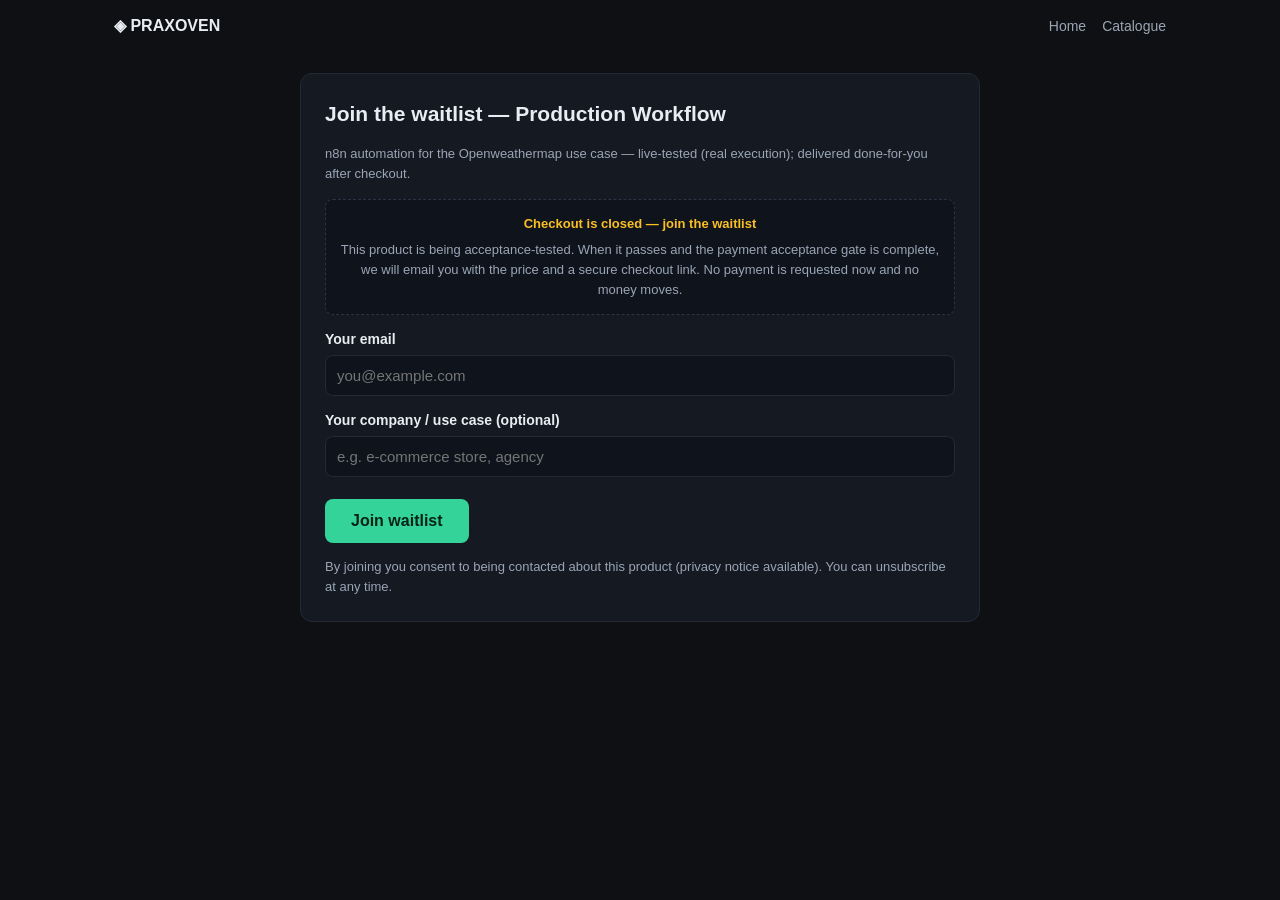
<file: checkout.html>
<!DOCTYPE html>
<html lang="en"><head><meta charset="utf-8">
<meta name="viewport" content="width=device-width, initial-scale=1.0">
<title>PRAXOVEN — Join waitlist</title>
<meta name="description" content="Join the PRAXOVEN waitlist for this n8n automation. Checkout opens after acceptance testing — no payment taken now.">
<link rel="stylesheet" href="style.css"></head>
<body>
<header class="nav"><span class="brand">◈ PRAXOVEN</span>
<div class="navlinks"><a href="index.html">Home</a><a href="catalogue.html">Catalogue</a></div></header>
<section class="panel" style="max-width:680px">
<h2 id="title">Join the waitlist</h2>
<p class="note" id="desc"></p>
<div class="addrbox">
<div style="font-size:13px;color:#fbbf24;font-weight:700;margin-bottom:6px">Checkout is closed — join the waitlist</div>
<p class="note" style="margin:0">This product is being acceptance-tested. When it passes and the payment
acceptance gate is complete, we will email you with the price and a secure checkout link.
No payment is requested now and no money moves.</p>
</div>
<form id="orderForm" action="/api/contact" method="POST">
<input type="hidden" name="product_id" id="fProduct">
<input type="hidden" name="consent" value="on">
<label style="display:block;margin:10px 0 4px;font-weight:600;font-size:14px">Your email
<input type="email" name="email" id="fEmail" required placeholder="you@example.com" style="width:100%;padding:11px;border:1px solid #232a36;border-radius:8px;font-size:15px;margin-top:4px;background:#0e131c;color:#e9edf3"></label>
<label style="display:block;margin:10px 0 4px;font-weight:600;font-size:14px">Your company / use case (optional)
<input type="text" name="company" id="fOrg" placeholder="e.g. e-commerce store, agency" style="width:100%;padding:11px;border:1px solid #232a36;border-radius:8px;font-size:15px;margin-top:4px;background:#0e131c;color:#e9edf3"></label>
<button type="submit" class="cta" style="margin-top:14px" id="buyBtn">Join waitlist</button>
<p class="note">By joining you consent to being contacted about this product (privacy notice available). You can unsubscribe at any time.</p>
</form>
<div id="orderResult"></div>
</section>
<script>
const PRODUCTS = {"PROD-5D113BC3": {"name": "Production Workflow", "price": 69.9, "kind": "single", "problem": "n8n automation for the Openweathermap use case \u2014 live-tested (real execution); delivered done-for-you after checkout."}, "PROD-4A9E4B5D": {"name": "Production Workflow", "price": 49.9, "kind": "single", "problem": "n8n automation for the Project Management use case \u2014 live-tested (real execution); delivered done-for-you after checkout."}, "PROD-C4167F76": {"name": "Plex Automatic Throttler", "price": 49.9, "kind": "single", "problem": "n8n automation for the Project Management use case \u2014 live-tested (real execution); delivered done-for-you after checkout."}, "PROD-47CC80FF": {"name": "Production Workflow", "price": 49.9, "kind": "single", "problem": "n8n automation for the Project Management use case \u2014 live-tested (real execution); delivered done-for-you after checkout."}, "PROD-00D5ADA8": {"name": "Production Workflow", "price": 49.9, "kind": "single", "problem": "n8n automation for the Productivity use case \u2014 live-tested (real execution); delivered done-for-you after checkout."}, "PROD-ACFB2D59": {"name": "Production Workflow", "price": 49.9, "kind": "single", "problem": "n8n automation for the Project Management use case \u2014 live-tested (real execution); delivered done-for-you after checkout."}, "PROD-02F341A4": {"name": "Production Workflow", "price": 49.9, "kind": "single", "problem": "n8n automation for the Project Management use case \u2014 live-tested (real execution); delivered done-for-you after checkout."}, "PROD-09E6E753": {"name": "Production Workflow", "price": 49.9, "kind": "single", "problem": "n8n automation for the Notifications And Monitoring use case \u2014 live-tested (real execution); delivered done-for-you after checkout."}, "PROD-40C2F9D7": {"name": "Thehive", "price": 49.9, "kind": "single", "problem": "n8n automation for the Project Management use case \u2014 live-tested (real execution); delivered done-for-you after checkout."}, "PROD-6E7AA76E": {"name": "Webhook Workflow", "price": 49.9, "kind": "single", "problem": "n8n automation for the Http use case \u2014 live-tested (real execution); delivered done-for-you after checkout."}, "PROD-FB0C8BDD": {"name": "Webhook Workflow", "price": 49.9, "kind": "single", "problem": "n8n automation for the Http use case \u2014 live-tested (real execution); delivered done-for-you after checkout."}, "PROD-7FFCE02E": {"name": "Stickynote Workflow", "price": 49.9, "kind": "single", "problem": "n8n automation for the Http use case \u2014 live-tested (real execution); delivered done-for-you after checkout."}, "PROD-4FEDFCF9": {"name": "React To Pdfmonkey Callback", "price": 49.9, "kind": "single", "problem": "n8n automation for the Http use case \u2014 live-tested (real execution); delivered done-for-you after checkout."}, "PROD-77230F92": {"name": "Webhook Workflow", "price": 49.9, "kind": "single", "problem": "n8n automation for the Respondtowebhook use case \u2014 live-tested (real execution); delivered done-for-you after checkout."}, "PROD-447B5815": {"name": "Webhook Workflow", "price": 49.9, "kind": "single", "problem": "n8n automation for the Respondtowebhook use case \u2014 live-tested (real execution); delivered done-for-you after checkout."}, "PROD-312E85CD": {"name": "Image Generation Api", "price": 49.9, "kind": "single", "problem": "n8n automation for the Respondtowebhook use case \u2014 live-tested (real execution); delivered done-for-you after checkout."}, "PROD-CF0603F8": {"name": "Respondtowebhook Workflow", "price": 49.9, "kind": "single", "problem": "n8n automation for the Splitout use case \u2014 live-tested (real execution); delivered done-for-you after checkout."}, "PROD-1E9FA37E": {"name": "Splitout Workflow", "price": 49.9, "kind": "single", "problem": "n8n automation for the Splitout use case \u2014 live-tested (real execution); delivered done-for-you after checkout."}, "PROD-32D6FDE2": {"name": "Httprequest Workflow", "price": 49.9, "kind": "single", "problem": "n8n automation for the Splitout use case \u2014 live-tested (real execution); delivered done-for-you after checkout."}, "PROD-1CEAA771": {"name": "Splitout Workflow", "price": 49.9, "kind": "single", "problem": "n8n automation for the Splitout use case \u2014 live-tested (real execution); delivered done-for-you after checkout."}, "PROD-32F7C90E": {"name": "Webhook Workflow", "price": 49.9, "kind": "single", "problem": "n8n automation for the Stickynote use case \u2014 live-tested (real execution); delivered done-for-you after checkout."}, "PROD-01485504": {"name": "Webhook Workflow", "price": 49.9, "kind": "single", "problem": "n8n automation for the Stickynote use case \u2014 live-tested (real execution); delivered done-for-you after checkout."}, "PROD-F50F8074": {"name": "Webhook Workflow", "price": 49.9, "kind": "single", "problem": "n8n automation for the Stopanderror use case \u2014 live-tested (real execution); delivered done-for-you after checkout."}, "PROD-5E3099CD": {"name": "Stickynote Workflow", "price": 49.9, "kind": "single", "problem": "n8n automation for the Wait use case \u2014 live-tested (real execution); delivered done-for-you after checkout."}, "PROD-81A96803": {"name": "Address Validation", "price": 49.9, "kind": "single", "problem": "n8n automation for the Wait use case \u2014 live-tested (real execution); delivered done-for-you after checkout."}, "PROD-77508626": {"name": "Validate Seatable Webhooks With Hmac Sha256 Authentication", "price": 49.9, "kind": "single", "problem": "n8n automation for the Webhook use case \u2014 live-tested (real execution); delivered done-for-you after checkout."}, "PROD-49FEA75B": {"name": "Xml Workflow", "price": 49.9, "kind": "single", "problem": "n8n automation for the Xml use case \u2014 live-tested (real execution); delivered done-for-you after checkout."}, "PROD-623FFFE9": {"name": "Baserow Markdown To Html", "price": 49.9, "kind": "single", "problem": "n8n automation for the Baserow use case \u2014 live-tested (real execution); delivered done-for-you after checkout."}, "PROD-BBDA81CE": {"name": "Respondtowebhook Workflow", "price": 49.9, "kind": "single", "problem": "n8n automation for the Clickup use case \u2014 live-tested (real execution); delivered done-for-you after checkout."}, "PROD-9532A54B": {"name": "Luma Ai   Webhook Response V1   Ak", "price": 49.9, "kind": "single", "problem": "n8n automation for the Executiondata use case \u2014 live-tested (real execution); delivered done-for-you after checkout."}, "PROD-B01472C7": {"name": "Agent Workflow", "price": 49.9, "kind": "single", "problem": "n8n automation for the Gmailtool use case \u2014 live-tested (real execution); delivered done-for-you after checkout."}, "PROD-63A132B2": {"name": "Extractfromfile Workflow", "price": 49.9, "kind": "single", "problem": "n8n automation for the Googledocs use case \u2014 live-tested (real execution); delivered done-for-you after checkout."}, "PROD-CED97015": {"name": "Wordpress Contact Form (Cf7) Responses And Classification", "price": 49.9, "kind": "single", "problem": "n8n automation for the Googlesheets use case \u2014 live-tested (real execution); delivered done-for-you after checkout."}, "PROD-E70243C7": {"name": "Webhook Workflow", "price": 49.9, "kind": "single", "problem": "n8n automation for the Grist use case \u2014 live-tested (real execution); delivered done-for-you after checkout."}, "PROD-DDF41A8D": {"name": "Webhook Workflow", "price": 49.9, "kind": "single", "problem": "n8n automation for the Http use case \u2014 live-tested (real execution); delivered done-for-you after checkout."}, "PROD-E19C35EF": {"name": "Webhook Workflow", "price": 49.9, "kind": "single", "problem": "n8n automation for the Http use case \u2014 live-tested (real execution); delivered done-for-you after checkout."}, "PROD-D13D860C": {"name": "Stickynote Workflow", "price": 49.9, "kind": "single", "problem": "n8n automation for the Http use case \u2014 live-tested (real execution); delivered done-for-you after checkout."}, "PROD-F77D7D06": {"name": "Stickynote Workflow", "price": 49.9, "kind": "single", "problem": "n8n automation for the Http use case \u2014 live-tested (real execution); delivered done-for-you after checkout."}, "PROD-549F049F": {"name": "Set Workflow", "price": 49.9, "kind": "single", "problem": "n8n automation for the Http use case \u2014 live-tested (real execution); delivered done-for-you after checkout."}, "PROD-355930FB": {"name": "Transform Image To Lego Style Using Line And Dall E", "price": 49.9, "kind": "single", "problem": "n8n automation for the Http use case \u2014 live-tested (real execution); delivered done-for-you after checkout."}, "PROD-22B8C28E": {"name": "Weather Via Slack", "price": 49.9, "kind": "single", "problem": "n8n automation for the Http use case \u2014 live-tested (real execution); delivered done-for-you after checkout."}, "PROD-30B42B5E": {"name": "Line Assistant With Google Calendar And Gmail Integration", "price": 49.9, "kind": "single", "problem": "n8n automation for the Http use case \u2014 live-tested (real execution); delivered done-for-you after checkout."}, "PROD-34398F50": {"name": "Line Message Api Demo", "price": 49.9, "kind": "single", "problem": "n8n automation for the Http use case \u2014 live-tested (real execution); delivered done-for-you after checkout."}, "PROD-BFFAACF9": {"name": "Line Chatbot Extract Text From Pay Slip With Gemini", "price": 49.9, "kind": "single", "problem": "n8n automation for the Http use case \u2014 live-tested (real execution); delivered done-for-you after checkout."}, "PROD-E92225DE": {"name": "Chinese Translator", "price": 49.9, "kind": "single", "problem": "n8n automation for the Http use case \u2014 live-tested (real execution); delivered done-for-you after checkout."}, "PROD-CA2F5C07": {"name": "Line Chatbot Handling Ai Responses With Groq And Llama3", "price": 49.9, "kind": "single", "problem": "n8n automation for the Http use case \u2014 live-tested (real execution); delivered done-for-you after checkout."}, "PROD-64AE782F": {"name": "Airtable Markdown To Html", "price": 49.9, "kind": "single", "problem": "n8n automation for the Markdown use case \u2014 live-tested (real execution); delivered done-for-you after checkout."}, "PROD-00BFA072": {"name": "Minibear Webhook", "price": 49.9, "kind": "single", "problem": "n8n automation for the Microsofttodo use case \u2014 live-tested (real execution); delivered done-for-you after checkout."}, "PROD-E57DDC46": {"name": "Stickynote Workflow", "price": 49.9, "kind": "single", "problem": "n8n automation for the Noop use case \u2014 live-tested (real execution); delivered done-for-you after checkout."}, "PROD-740FFCCE": {"name": "Wordpress Form To Mautic", "price": 49.9, "kind": "single", "problem": "n8n automation for the Noop use case \u2014 live-tested (real execution); delivered done-for-you after checkout."}, "PROD-D37A9742": {"name": "Llm Chaining Examples", "price": 49.9, "kind": "single", "problem": "n8n automation for the Splitout use case \u2014 live-tested (real execution); delivered done-for-you after checkout."}, "PROD-4C36E7B5": {"name": "Webhook Workflow", "price": 49.9, "kind": "single", "problem": "n8n automation for the Stickynote use case \u2014 live-tested (real execution); delivered done-for-you after checkout."}, "PROD-AA5C5BAC": {"name": "Create Unique Jira Tickets From Splunk Alerts", "price": 49.9, "kind": "single", "problem": "n8n automation for the Stickynote use case \u2014 live-tested (real execution); delivered done-for-you after checkout."}, "PROD-23FF2423": {"name": "Travel Assistantagent", "price": 49.9, "kind": "single", "problem": "n8n automation for the Stickynote use case \u2014 live-tested (real execution); delivered done-for-you after checkout."}, "PROD-A5E50680": {"name": "Notion To Clockify Sync Template", "price": 49.9, "kind": "single", "problem": "n8n automation for the Stopanderror use case \u2014 live-tested (real execution); delivered done-for-you after checkout."}, "PROD-10A1D58F": {"name": "\ud83e\udd16 Telegram Messaging Agent For Text/Audio/Images", "price": 49.9, "kind": "single", "problem": "n8n automation for the Telegram use case \u2014 live-tested (real execution); delivered done-for-you after checkout."}, "PROD-3EF7CD91": {"name": "\ud83e\udd16 Ai Powered Rag Chatbot For Your Docs + Google Drive + Gemi", "price": 49.9, "kind": "single", "problem": "n8n automation for the Telegram use case \u2014 live-tested (real execution); delivered done-for-you after checkout."}, "PROD-C14F2F40": {"name": "All In One Telegram/Baserow Ai Assistant \ud83e\udd16\ud83e\udde0 Voice/Photo/Save", "price": 49.9, "kind": "single", "problem": "n8n automation for the Telegram use case \u2014 live-tested (real execution); delivered done-for-you after checkout."}, "PROD-829EB022": {"name": "\u2728\ud83d\udd2a Advanced Ai Powered Document Parsing & Text Extraction Wi", "price": 49.9, "kind": "single", "problem": "n8n automation for the Telegram use case \u2014 live-tested (real execution); delivered done-for-you after checkout."}, "PROD-8BE389A7": {"name": "\ud83d\udc0b\ud83e\udd16 Deepseek Ai Agent + Telegram + Long Term Memory \ud83e\udde0", "price": 49.9, "kind": "single", "problem": "n8n automation for the Telegram use case \u2014 live-tested (real execution); delivered done-for-you after checkout."}, "PROD-31CACC4D": {"name": "Set Workflow", "price": 49.9, "kind": "single", "problem": "n8n automation for the Wait use case \u2014 live-tested (real execution); delivered done-for-you after checkout."}, "PROD-931194B2": {"name": "Resume Screening & Behavioral Interviews With Gemini, Eleven", "price": 49.9, "kind": "single", "problem": "n8n automation for the Wait use case \u2014 live-tested (real execution); delivered done-for-you after checkout."}, "PROD-D1C95E13": {"name": "Discord Ai Bot", "price": 49.9, "kind": "single", "problem": "n8n automation for the Webhook use case \u2014 live-tested (real execution); delivered done-for-you after checkout."}, "PROD-2F713FC2": {"name": "Lemlist Workflow", "price": 49.9, "kind": "single", "problem": "n8n automation for the Webhook use case \u2014 live-tested (real execution); delivered done-for-you after checkout."}, "PROD-54E574C0": {"name": "Manualtrigger Workflow", "price": 49.9, "kind": "single", "problem": "n8n automation for the Webhook use case \u2014 live-tested (real execution); delivered done-for-you after checkout."}, "PROD-275FAAF8": {"name": "Filter Workflow", "price": 49.9, "kind": "single", "problem": "n8n automation for the Webhook use case \u2014 live-tested (real execution); delivered done-for-you after checkout."}, "PROD-60BB4F55": {"name": "Stickynote Workflow", "price": 49.9, "kind": "single", "problem": "n8n automation for the Webhook use case \u2014 live-tested (real execution); delivered done-for-you after checkout."}, "PROD-47C5162A": {"name": "Crypto Workflow", "price": 49.9, "kind": "single", "problem": "n8n automation for the Webhook use case \u2014 live-tested (real execution); delivered done-for-you after checkout."}, "PROD-892A051D": {"name": "Manualtrigger Workflow", "price": 49.9, "kind": "single", "problem": "n8n automation for the Webhook use case \u2014 live-tested (real execution); delivered done-for-you after checkout."}, "PROD-C55710CD": {"name": "Stickynote Workflow", "price": 49.9, "kind": "single", "problem": "n8n automation for the Webhook use case \u2014 live-tested (real execution); delivered done-for-you after checkout."}, "PROD-2A118875": {"name": "Automate Drive To Store Lead Generation System (With Coupon)", "price": 49.9, "kind": "single", "problem": "n8n automation for the Webhook use case \u2014 live-tested (real execution); delivered done-for-you after checkout."}, "PROD-EB997A1F": {"name": "Webhook Workflow", "price": 49.9, "kind": "single", "problem": "n8n automation for the Webhook use case \u2014 live-tested (real execution); delivered done-for-you after checkout."}, "PROD-C875382E": {"name": "Convert Squarespace Profiles To Shopify Customers In Google ", "price": 49.9, "kind": "single", "problem": "n8n automation for the Webhook use case \u2014 live-tested (real execution); delivered done-for-you after checkout."}, "PROD-B7097F03": {"name": "Stock Q&A Workflow", "price": 49.9, "kind": "single", "problem": "n8n automation for the Webhook use case \u2014 live-tested (real execution); delivered done-for-you after checkout."}, "PROD-C469CBD9": {"name": "Noop Workflow", "price": 49.9, "kind": "single", "problem": "n8n automation for the Webhook use case \u2014 live-tested (real execution); delivered done-for-you after checkout."}, "PROD-DED1F0B0": {"name": "Whatsapp Starter Workflow", "price": 49.9, "kind": "single", "problem": "n8n automation for the Whatsapp use case \u2014 live-tested (real execution); delivered done-for-you after checkout."}, "PROD-794E13B5": {"name": "Ai Generated Summary Block For Wordpress Posts   With Openai", "price": 49.9, "kind": "single", "problem": "n8n automation for the Datetime use case \u2014 live-tested (real execution); delivered done-for-you after checkout."}, "PROD-884388F1": {"name": "Mattermost Webhook", "price": 49.9, "kind": "single", "problem": "n8n automation for the Http use case \u2014 live-tested (real execution); delivered done-for-you after checkout."}, "PROD-26508932": {"name": "Accountcraft Whatsapp Automation   Infridet", "price": 49.9, "kind": "single", "problem": "n8n automation for the Http use case \u2014 live-tested (real execution); delivered done-for-you after checkout."}, "PROD-61358AD3": {"name": "Production Workflow", "price": 49.9, "kind": "single", "problem": "n8n automation for the Http use case \u2014 live-tested (real execution); delivered done-for-you after checkout."}, "PROD-8F009023": {"name": "Production Workflow", "price": 49.9, "kind": "single", "problem": "n8n automation for the Mattermost use case \u2014 live-tested (real execution); delivered done-for-you after checkout."}, "PROD-C239FE76": {"name": "Gender Inclusive Language", "price": 49.9, "kind": "single", "problem": "n8n automation for the Mattermost use case \u2014 live-tested (real execution); delivered done-for-you after checkout."}, "PROD-EB625DD8": {"name": "Production Workflow", "price": 49.9, "kind": "single", "problem": "n8n automation for the Mattermost use case \u2014 live-tested (real execution); delivered done-for-you after checkout."}, "PROD-72845DF5": {"name": "Production Workflow", "price": 49.9, "kind": "single", "problem": "n8n automation for the Mattermost use case \u2014 live-tested (real execution); delivered done-for-you after checkout."}, "PROD-CF5E5355": {"name": "Production Workflow", "price": 49.9, "kind": "single", "problem": "n8n automation for the Mattermost use case \u2014 live-tested (real execution); delivered done-for-you after checkout."}, "PROD-B9E97F83": {"name": "Production Workflow", "price": 49.9, "kind": "single", "problem": "n8n automation for the Mautic use case \u2014 live-tested (real execution); delivered done-for-you after checkout."}, "PROD-543C4FDD": {"name": "Production Workflow", "price": 49.9, "kind": "single", "problem": "n8n automation for the Netlify use case \u2014 live-tested (real execution); delivered done-for-you after checkout."}, "PROD-1EE149D3": {"name": "Production Workflow", "price": 49.9, "kind": "single", "problem": "n8n automation for the Notion use case \u2014 live-tested (real execution); delivered done-for-you after checkout."}, "PROD-E54C094E": {"name": "Production Workflow", "price": 49.9, "kind": "single", "problem": "n8n automation for the Posthog use case \u2014 live-tested (real execution); delivered done-for-you after checkout."}, "PROD-1B040F8A": {"name": "Slack Github User Info", "price": 49.9, "kind": "single", "problem": "n8n automation for the Slack use case \u2014 live-tested (real execution); delivered done-for-you after checkout."}, "PROD-BC952F72": {"name": "Enrich Company Data From Google Sheet With Openai Agent And ", "price": 49.9, "kind": "single", "problem": "n8n automation for the Webhook use case \u2014 live-tested (real execution); delivered done-for-you after checkout."}, "PROD-D2E60AAE": {"name": "AI Summarizer Template (verified)", "price": 49.9, "kind": "single", "problem": "Verified automation template from the library \u2014 genuine node , -executed with data"}, "PROD-AA004199": {"name": "Zendesk Workflow", "price": 49.9, "kind": "single", "problem": "n8n automation for the Code use case \u2014 live-tested (real execution); delivered done-for-you after checkout."}, "PROD-4A576EA6": {"name": "Stickynote Workflow", "price": 49.9, "kind": "single", "problem": "n8n automation for the Code use case \u2014 live-tested (real execution); delivered done-for-you after checkout."}, "PROD-7E8CE46F": {"name": "Automated Work Attendance With Location Triggers", "price": 49.9, "kind": "single", "problem": "n8n automation for the Code use case \u2014 live-tested (real execution); delivered done-for-you after checkout."}, "PROD-C43FB482": {"name": "Production Workflow", "price": 49.9, "kind": "single", "problem": "n8n automation for the Googlesheets use case \u2014 live-tested (real execution); delivered done-for-you after checkout."}, "PROD-ABFC6A62": {"name": "Code Webhook Create Webhook", "price": 49.9, "kind": "single", "problem": "n8n automation (live-tested HTTP 200) for the Code use case"}, "PROD-D79E1DE6": {"name": "Code Webhook Automation Webhook", "price": 49.9, "kind": "single", "problem": "n8n automation (live-tested HTTP 200) for the Code use case"}, "PROD-49B706F3": {"name": "Code Webhook Send Webhook", "price": 49.9, "kind": "single", "problem": "n8n automation (live-tested HTTP 200) for the Code use case"}, "PROD-D9EC4450": {"name": "Code Webhook Create Scheduled", "price": 49.9, "kind": "single", "problem": "n8n automation (live-tested HTTP 200) for the Code use case"}, "PROD-06B192E4": {"name": "Code Webhook Update Webhook", "price": 49.9, "kind": "single", "problem": "n8n automation (live-tested HTTP 200) for the Code use case"}, "PROD-F3A5D1D2": {"name": "Code Webhook Create Webhook", "price": 49.9, "kind": "single", "problem": "n8n automation (live-tested HTTP 200) for the Code use case"}, "PROD-91BB08B3": {"name": "Code Webhook Create Webhook", "price": 49.9, "kind": "single", "problem": "n8n automation (live-tested HTTP 200) for the Code use case"}, "PROD-B86DADA8": {"name": "Code Webhook Create Webhook", "price": 49.9, "kind": "single", "problem": "n8n automation (live-tested HTTP 200) for the Code use case"}, "PROD-9A4BCFE4": {"name": "Code Webhook Import Webhook", "price": 49.9, "kind": "single", "problem": "n8n automation (live-tested HTTP 200) for the Code use case"}, "PROD-983F83AC": {"name": "Code Webhook Automate Webhook", "price": 49.9, "kind": "single", "problem": "n8n automation (live-tested HTTP 200) for the Code use case"}, "PROD-07E649AD": {"name": "Code Webhook Export Webhook", "price": 49.9, "kind": "single", "problem": "n8n automation (live-tested HTTP 200) for the Code use case"}, "PROD-BEC68847": {"name": "Code Webhook Automate Webhook", "price": 49.9, "kind": "single", "problem": "n8n automation (live-tested HTTP 200) for the Code use case"}, "PROD-4937D0C6": {"name": "Datetime Functionitem Create Webhook", "price": 49.9, "kind": "single", "problem": "n8n automation (live-tested HTTP 200) for the Datetime use case"}, "PROD-EA8695A1": {"name": "Graphql Webhook Automate Webhook", "price": 49.9, "kind": "single", "problem": "n8n automation (live-tested HTTP 200) for the Graphql use case"}, "PROD-FF7C5E53": {"name": "Http Mysql Automation Webhook", "price": 49.9, "kind": "single", "problem": "n8n automation (live-tested HTTP 200) for the Http use case"}, "PROD-24B86D12": {"name": "Http Webhook Create Webhook", "price": 49.9, "kind": "single", "problem": "n8n automation (live-tested HTTP 200) for the Http use case"}, "PROD-3CB2237D": {"name": "Http Respondtowebhook Automate Webhook", "price": 49.9, "kind": "single", "problem": "n8n automation (live-tested HTTP 200) for the Http use case"}, "PROD-76074D3B": {"name": "Http Code Process Webhook", "price": 49.9, "kind": "single", "problem": "n8n automation (live-tested HTTP 200) for the Http use case"}, "PROD-11FA55E3": {"name": "Intercom Code Create Webhook", "price": 49.9, "kind": "single", "problem": "n8n automation (live-tested HTTP 200) for the Intercom use case"}, "PROD-ECAFF22E": {"name": "Notion Webhook Create Webhook", "price": 49.9, "kind": "single", "problem": "n8n automation (live-tested HTTP 200) for the Notion use case"}, "PROD-C2D42937": {"name": "Postgres Webhook Create Webhook", "price": 49.9, "kind": "single", "problem": "n8n automation (live-tested HTTP 200) for the Postgres use case"}, "PROD-92BD3CAB": {"name": "Postgres Webhook Automation Webhook", "price": 49.9, "kind": "single", "problem": "n8n automation (live-tested HTTP 200) for the Postgres use case"}, "PROD-032D1833": {"name": "Respondtowebhook Webhook Import Webhook", "price": 49.9, "kind": "single", "problem": "n8n automation (live-tested HTTP 200) for the Respondtowebhook use case"}, "PROD-16FB2D5A": {"name": "Splitout Webhook Create Webhook", "price": 49.9, "kind": "single", "problem": "n8n automation (live-tested HTTP 200) for the Splitout use case"}, "PROD-2C75530F": {"name": "Splitout Webhook Update Webhook", "price": 49.9, "kind": "single", "problem": "n8n automation (live-tested HTTP 200) for the Splitout use case"}, "PROD-AB5C9C48": {"name": "Splitout Code Create Webhook", "price": 49.9, "kind": "single", "problem": "n8n automation (live-tested HTTP 200) for the Splitout use case"}, "PROD-96611124": {"name": "Splitout Webhook Automate Webhook", "price": 49.9, "kind": "single", "problem": "n8n automation (live-tested HTTP 200) for the Splitout use case"}, "PROD-38B3C437": {"name": "Splitout Code Automation Webhook", "price": 49.9, "kind": "single", "problem": "n8n automation (live-tested HTTP 200) for the Splitout use case"}, "PROD-3E75FDCF": {"name": "Splitout Code Automation Webhook", "price": 49.9, "kind": "single", "problem": "n8n automation (live-tested HTTP 200) for the Splitout use case"}, "PROD-9D9AAB11": {"name": "Stopanderror Webhook Create Webhook", "price": 49.9, "kind": "single", "problem": "n8n automation (live-tested HTTP 200) for the Stopanderror use case"}, "PROD-2F0201AD": {"name": "Stopanderror Code Automation Webhook", "price": 49.9, "kind": "single", "problem": "n8n automation (live-tested HTTP 200) for the Stopanderror use case"}, "PROD-62FA0308": {"name": "Wait Code Monitor Webhook", "price": 49.9, "kind": "single", "problem": "n8n automation (live-tested HTTP 200) for the Wait use case"}, "PROD-56ACF74D": {"name": "Wait Code Automation Webhook", "price": 49.9, "kind": "single", "problem": "n8n automation (live-tested HTTP 200) for the Wait use case"}, "PROD-FE6AF472": {"name": "Webhook Respondtowebhook Automation Webhook", "price": 49.9, "kind": "single", "problem": "n8n automation (live-tested HTTP 200) for the Webhook use case"}, "PROD-91950113": {"name": "Webhook Code Send Webhook", "price": 49.9, "kind": "single", "problem": "n8n automation (live-tested HTTP 200) for the Webhook use case"}, "PROD-193A4943": {"name": "Webhook Code Create Webhook", "price": 49.9, "kind": "single", "problem": "n8n automation (live-tested HTTP 200) for the Webhook use case"}, "PROD-6AB8EA37": {"name": "Webhook Code Create Webhook", "price": 49.9, "kind": "single", "problem": "n8n automation (live-tested HTTP 200) for the Webhook use case"}, "PROD-7E1531AC": {"name": "Webhook Telegram Create Webhook", "price": 49.9, "kind": "single", "problem": "n8n automation (live-tested HTTP 200) for the Webhook use case"}, "PROD-ED52F203": {"name": "Webhook Code Create Webhook", "price": 49.9, "kind": "single", "problem": "n8n automation (live-tested HTTP 200) for the Webhook use case"}, "PROD-11A8CE4B": {"name": "Webhook Code Automate Webhook", "price": 49.9, "kind": "single", "problem": "n8n automation (live-tested HTTP 200) for the Webhook use case"}, "PROD-D5EC62E6": {"name": "Webhook Code Automation Webhook", "price": 49.9, "kind": "single", "problem": "n8n automation (live-tested HTTP 200) for the Webhook use case"}, "PROD-9781652E": {"name": "Zendesk Asana Create Webhook", "price": 49.9, "kind": "single", "problem": "n8n automation (live-tested HTTP 200) for the Zendesk use case"}, "PROD-8FC4856D": {"name": "Zendesk Github Create Webhook", "price": 49.9, "kind": "single", "problem": "n8n automation (live-tested HTTP 200) for the Zendesk use case"}, "PROD-4284AD89": {"name": "Zendesk Jira Create Webhook", "price": 49.9, "kind": "single", "problem": "n8n automation (live-tested HTTP 200) for the Zendesk use case"}};
const p = new URLSearchParams(location.search).get('product');
const prod = PRODUCTS[p] || PRODUCTS[Object.keys(PRODUCTS)[0]];
document.getElementById('title').textContent = 'Join the waitlist — ' + prod.name;
document.getElementById('desc').textContent = (prod.problem || '').slice(0, 220);
document.getElementById('fProduct').value = prod.id;
document.getElementById('orderForm').addEventListener('submit', async (ev) => {
  ev.preventDefault();
  const email = document.getElementById('fEmail').value.trim();
  if (!email.includes('@')) { document.getElementById('orderResult').innerHTML = '<span style="color:#f87171">Please enter a valid email.</span>'; return; }
  const form = document.getElementById('orderForm');
  try {
    const r = await fetch(form.action, { method: 'POST', body: new FormData(form) });
    const text = await r.text();
    document.getElementById('orderResult').innerHTML = '<span style="color:#34d399;font-weight:700">You are on the waitlist ✓</span><br><small>We will email ' + email + ' when checkout opens.</small>';
    form.style.display = 'none';
  } catch (e) {
    document.getElementById('orderResult').innerHTML = '<span style="color:#f87171">Could not submit — please try again.</span>';
  }
});
</script>
</body></html>
</file>
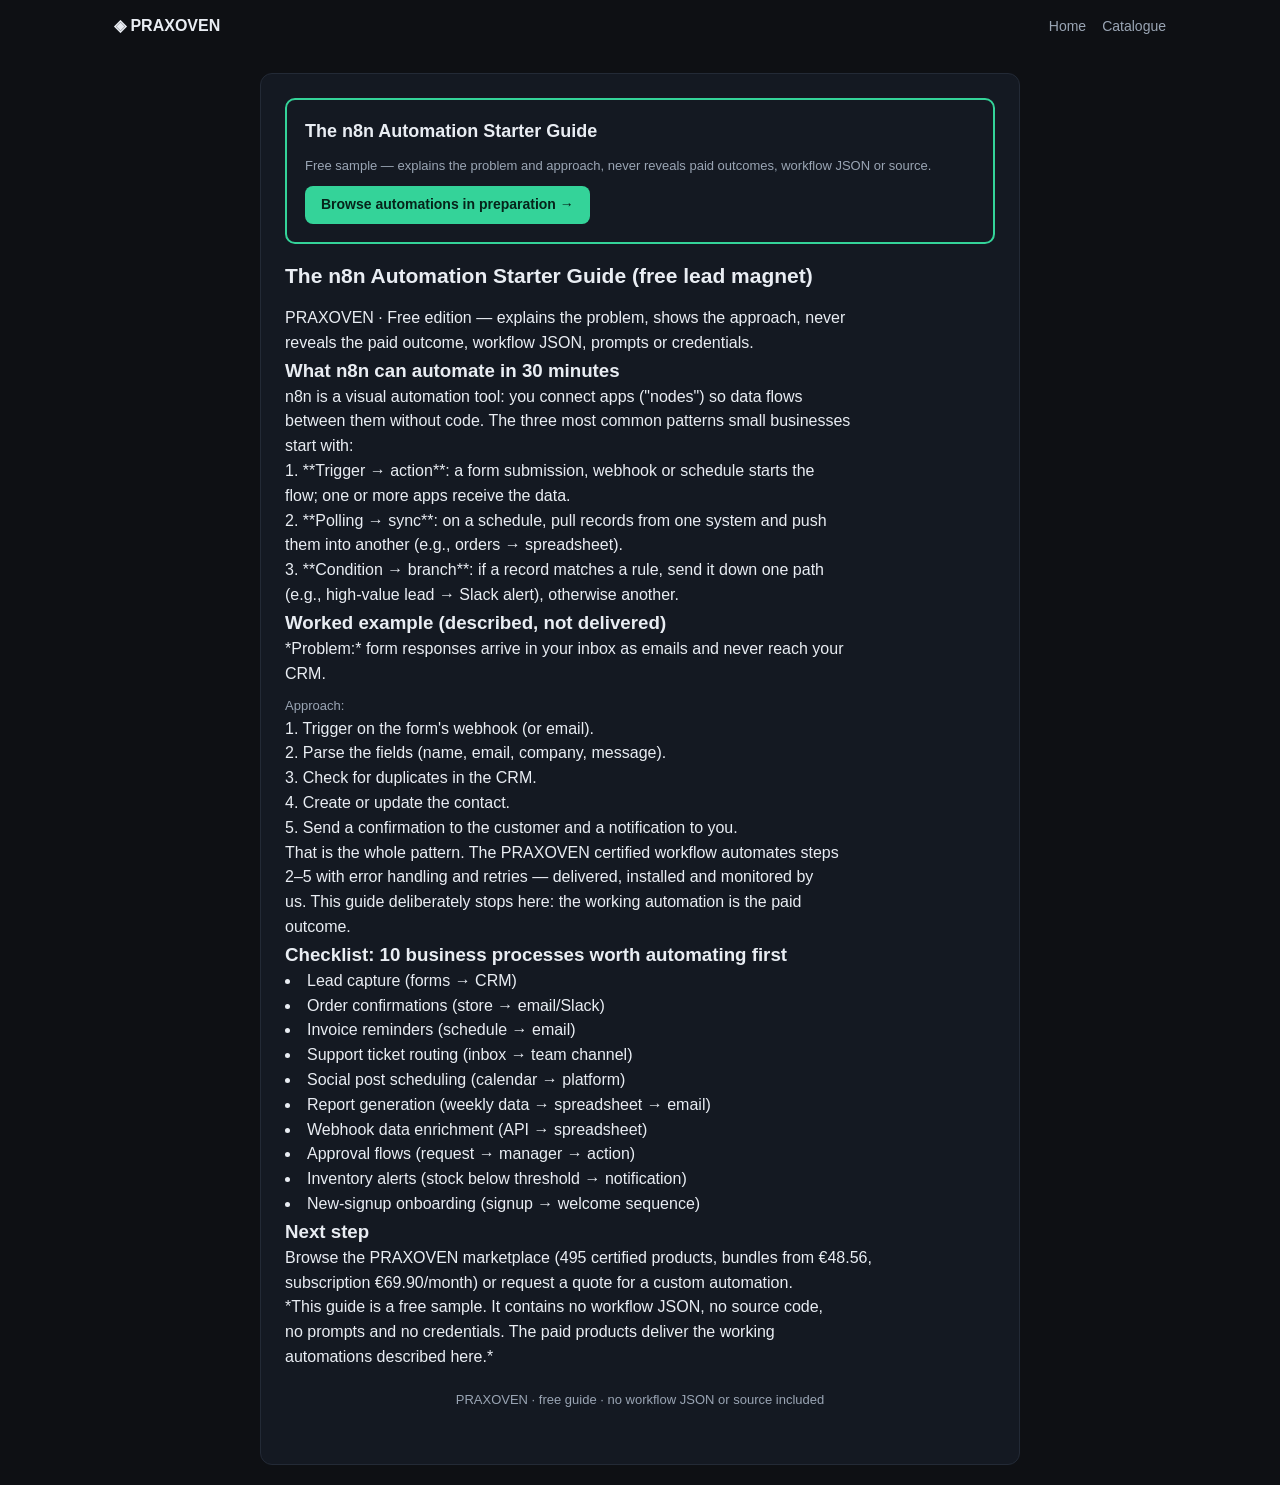
<file: guide.html>
<!DOCTYPE html>
<html lang="en"><head><meta charset="utf-8">
<meta name="viewport" content="width=device-width, initial-scale=1.0">
<title>PRAXOVEN — The n8n Automation Starter Guide (free)</title>
<meta name="description" content="Free guide: what n8n can automate in 30 minutes, a worked example, and 10 business processes worth automating first. From PRAXOVEN.">
<link rel="stylesheet" href="style.css"></head>
<body>
<header class="nav"><span class="brand">◈ PRAXOVEN</span>
<div class="navlinks"><a href="index.html">Home</a><a href="catalogue.html">Catalogue</a></div></header>
<section class="panel" style="max-width:760px">
<div class="tier" style="margin-bottom:16px"><h3>The n8n Automation Starter Guide</h3>
<p class="note">Free sample — explains the problem and approach, never reveals paid outcomes, workflow JSON or source.</p>
<p style="margin-top:10px"><a class="cta small" href="catalogue.html">Browse automations in preparation →</a></p></div>
<h2>The n8n Automation Starter Guide (free lead magnet)</h2>

<p>PRAXOVEN · Free edition — explains the problem, shows the approach, never</p>
<p>reveals the paid outcome, workflow JSON, prompts or credentials.</p>

<h3>What n8n can automate in 30 minutes</h3>

<p>n8n is a visual automation tool: you connect apps (&quot;nodes&quot;) so data flows</p>
<p>between them without code. The three most common patterns small businesses</p>
<p>start with:</p>

<p>1. **Trigger → action**: a form submission, webhook or schedule starts the</p>
<p>   flow; one or more apps receive the data.</p>
<p>2. **Polling → sync**: on a schedule, pull records from one system and push</p>
<p>   them into another (e.g., orders → spreadsheet).</p>
<p>3. **Condition → branch**: if a record matches a rule, send it down one path</p>
<p>   (e.g., high-value lead → Slack alert), otherwise another.</p>

<h3>Worked example (described, not delivered)</h3>

<p>*Problem:* form responses arrive in your inbox as emails and never reach your</p>
<p>CRM.</p>

<p class='note'>Approach:</p>
<p>1. Trigger on the form&#x27;s webhook (or email).</p>
<p>2. Parse the fields (name, email, company, message).</p>
<p>3. Check for duplicates in the CRM.</p>
<p>4. Create or update the contact.</p>
<p>5. Send a confirmation to the customer and a notification to you.</p>

<p>That is the whole pattern. The PRAXOVEN certified workflow automates steps</p>
<p>2–5 with error handling and retries — delivered, installed and monitored by</p>
<p>us. This guide deliberately stops here: the working automation is the paid</p>
<p>outcome.</p>

<h3>Checklist: 10 business processes worth automating first</h3>

<li class="todo"> Lead capture (forms → CRM)</li>
<li class="todo"> Order confirmations (store → email/Slack)</li>
<li class="todo"> Invoice reminders (schedule → email)</li>
<li class="todo"> Support ticket routing (inbox → team channel)</li>
<li class="todo"> Social post scheduling (calendar → platform)</li>
<li class="todo"> Report generation (weekly data → spreadsheet → email)</li>
<li class="todo"> Webhook data enrichment (API → spreadsheet)</li>
<li class="todo"> Approval flows (request → manager → action)</li>
<li class="todo"> Inventory alerts (stock below threshold → notification)</li>
<li class="todo"> New-signup onboarding (signup → welcome sequence)</li>

<h3>Next step</h3>

<p>Browse the PRAXOVEN marketplace (495 certified products, bundles from €48.56,</p>
<p>subscription €69.90/month) or request a quote for a custom automation.</p>

<p>*This guide is a free sample. It contains no workflow JSON, no source code,</p>
<p>no prompts and no credentials. The paid products deliver the working</p>
<p>automations described here.*</p>
<footer style="text-align:center;padding-top:20px"><p class="fine">PRAXOVEN · free guide · no workflow JSON or source included</p></footer>
</section></body></html>
</file>
<file: style.css>
:root { --bg:#0e1014; --ink:#e9edf3; --muted:#9aa5b4; --brand:#c084fc; --brand2:#34d399;
--line:#232a36; --panel:#141922; --gold:#fbbf24; }
* { box-sizing:border-box; margin:0; padding:0; }
body { background:var(--bg); color:var(--ink); font-family:-apple-system,'Segoe UI',Roboto,sans-serif; line-height:1.55; }
a { color:var(--brand); }
.nav { display:flex; justify-content:space-between; align-items:center; padding:14px 24px; max-width:1100px; margin:0 auto; flex-wrap:wrap; gap:8px; }
.brand { font-weight:800; }
.navlinks a { margin-left:16px; text-decoration:none; color:var(--muted); font-size:14px; }
.cta { background:var(--brand2); color:#06231a; text-decoration:none; padding:13px 26px; border-radius:8px; font-weight:700; display:inline-block; border:none; cursor:pointer; font-size:16px; }
.cta.small { padding:8px 16px; font-size:14px; }
.hero { text-align:center; padding:56px 24px 36px; max-width:820px; margin:0 auto; }
h1 { font-size:36px; line-height:1.15; letter-spacing:-.5px; }
.sub { color:var(--muted); font-size:17px; margin-top:14px; }
.hero-cta { margin-top:24px; }
.panel { background:var(--panel); border:1px solid var(--line); border-radius:12px; padding:24px; max-width:1000px; margin:20px auto; }
h2 { font-size:21px; margin-bottom:14px; }
.note { color:var(--muted); font-size:13px; margin-top:10px; }
.grid { display:grid; grid-template-columns:repeat(auto-fit,minmax(240px,1fr)); gap:14px; }
.grid > div { background:#0e131c; border:1px solid var(--line); border-radius:8px; padding:14px; font-size:14px; }
.tier { border:2px solid var(--brand2); border-radius:10px; padding:18px; }
.tier h3 { font-size:18px; }
.tier .price { font-size:28px; font-weight:800; margin:6px 0; }
.tier .price small { font-size:13px; color:var(--muted); font-weight:400; }
.tier ul { list-style:none; font-size:14px; color:var(--muted); margin:8px 0 14px; }
.tier ul li { padding:3px 0; }
.tier ul li::before { content:'✓ '; color:var(--brand2); font-weight:700; }
footer { text-align:center; color:var(--muted); padding:30px 20px; font-size:13px; }
input,select,button { background:#0e131c; color:var(--ink); border:1px solid var(--line); border-radius:8px; padding:10px 12px; margin:4px 0; font-size:14px; }
.addrbox { background:#0e131c; border:1px dashed #2c3545; border-radius:8px; padding:14px; text-align:center; margin:14px 0; }
.badge { display:inline-block; padding:2px 10px; border-radius:999px; font-size:11px; background:#1d2432; margin-left:8px; }
.badge.bundle { background:#3b2d1d; color:var(--gold); }
.badge.sub { background:#1d3b2d; color:var(--brand2); }
@media (max-width:640px){ h1{font-size:27px;} }
</file>
